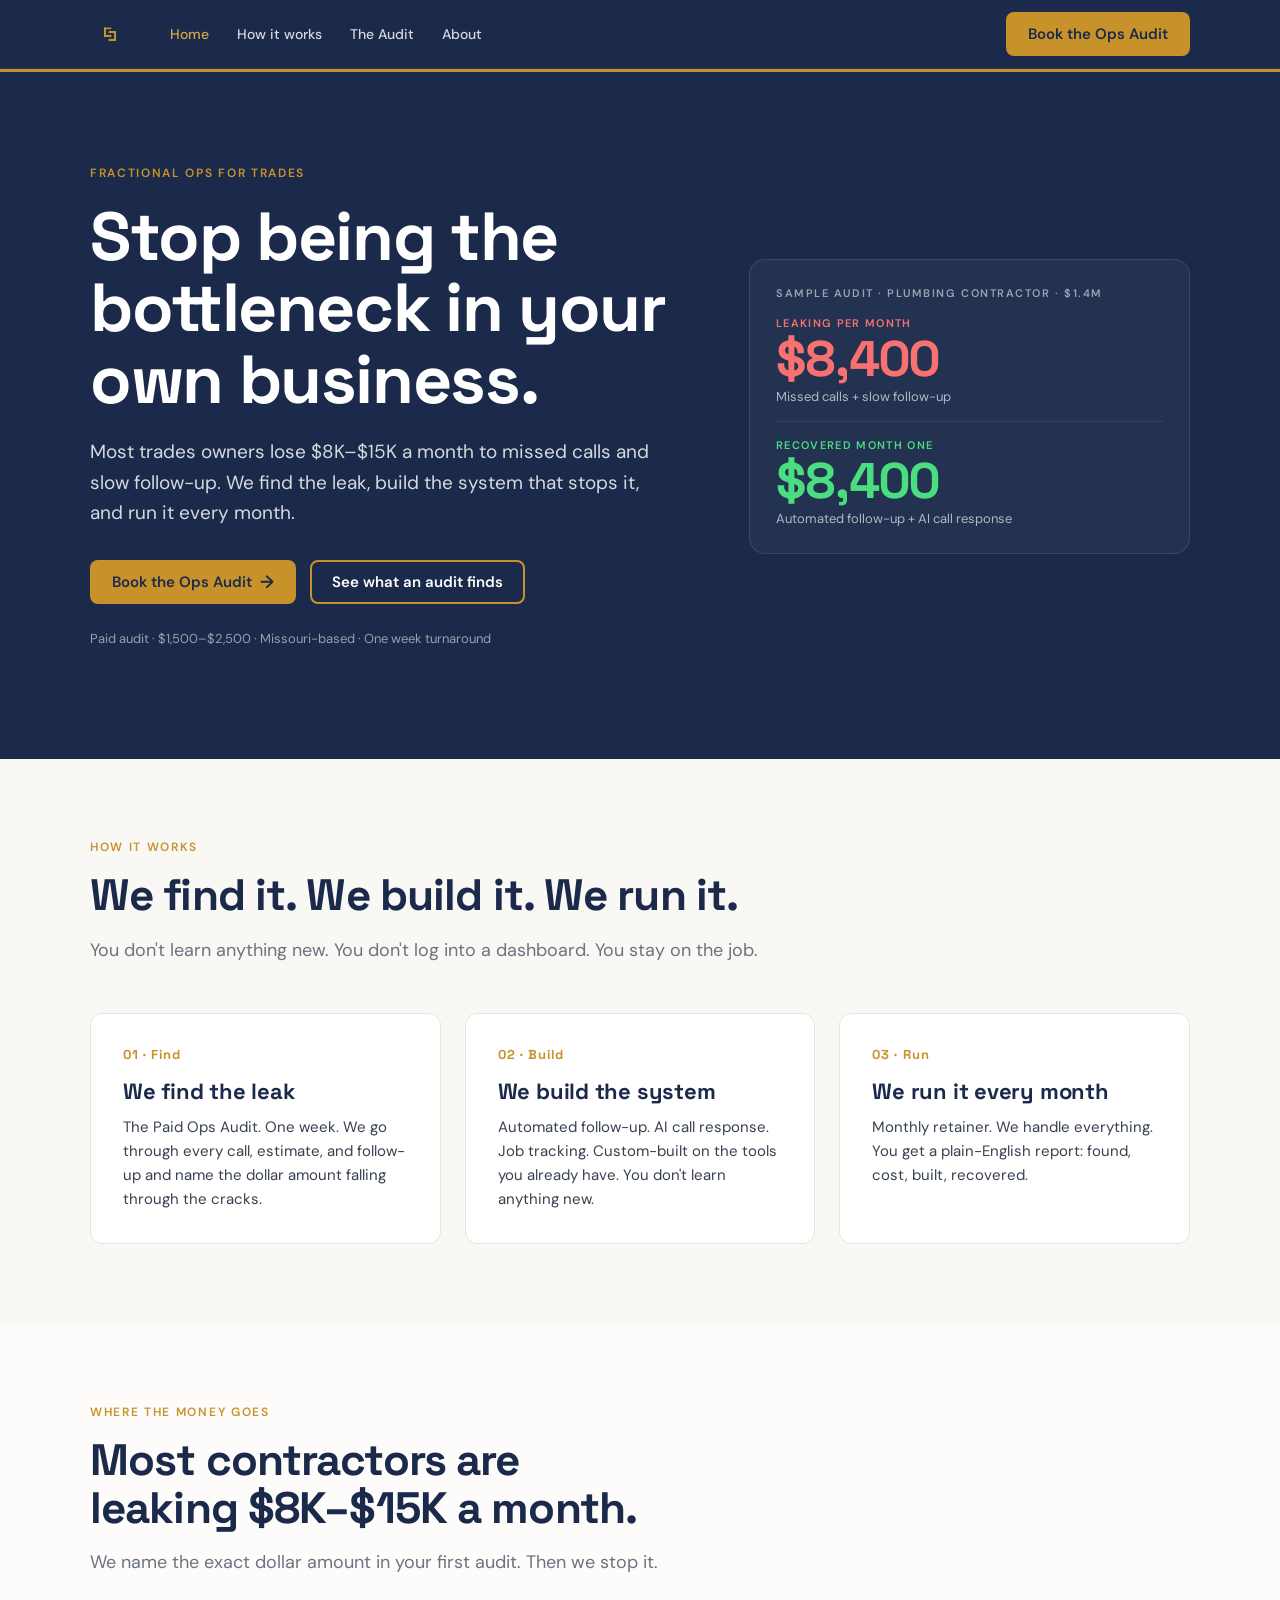
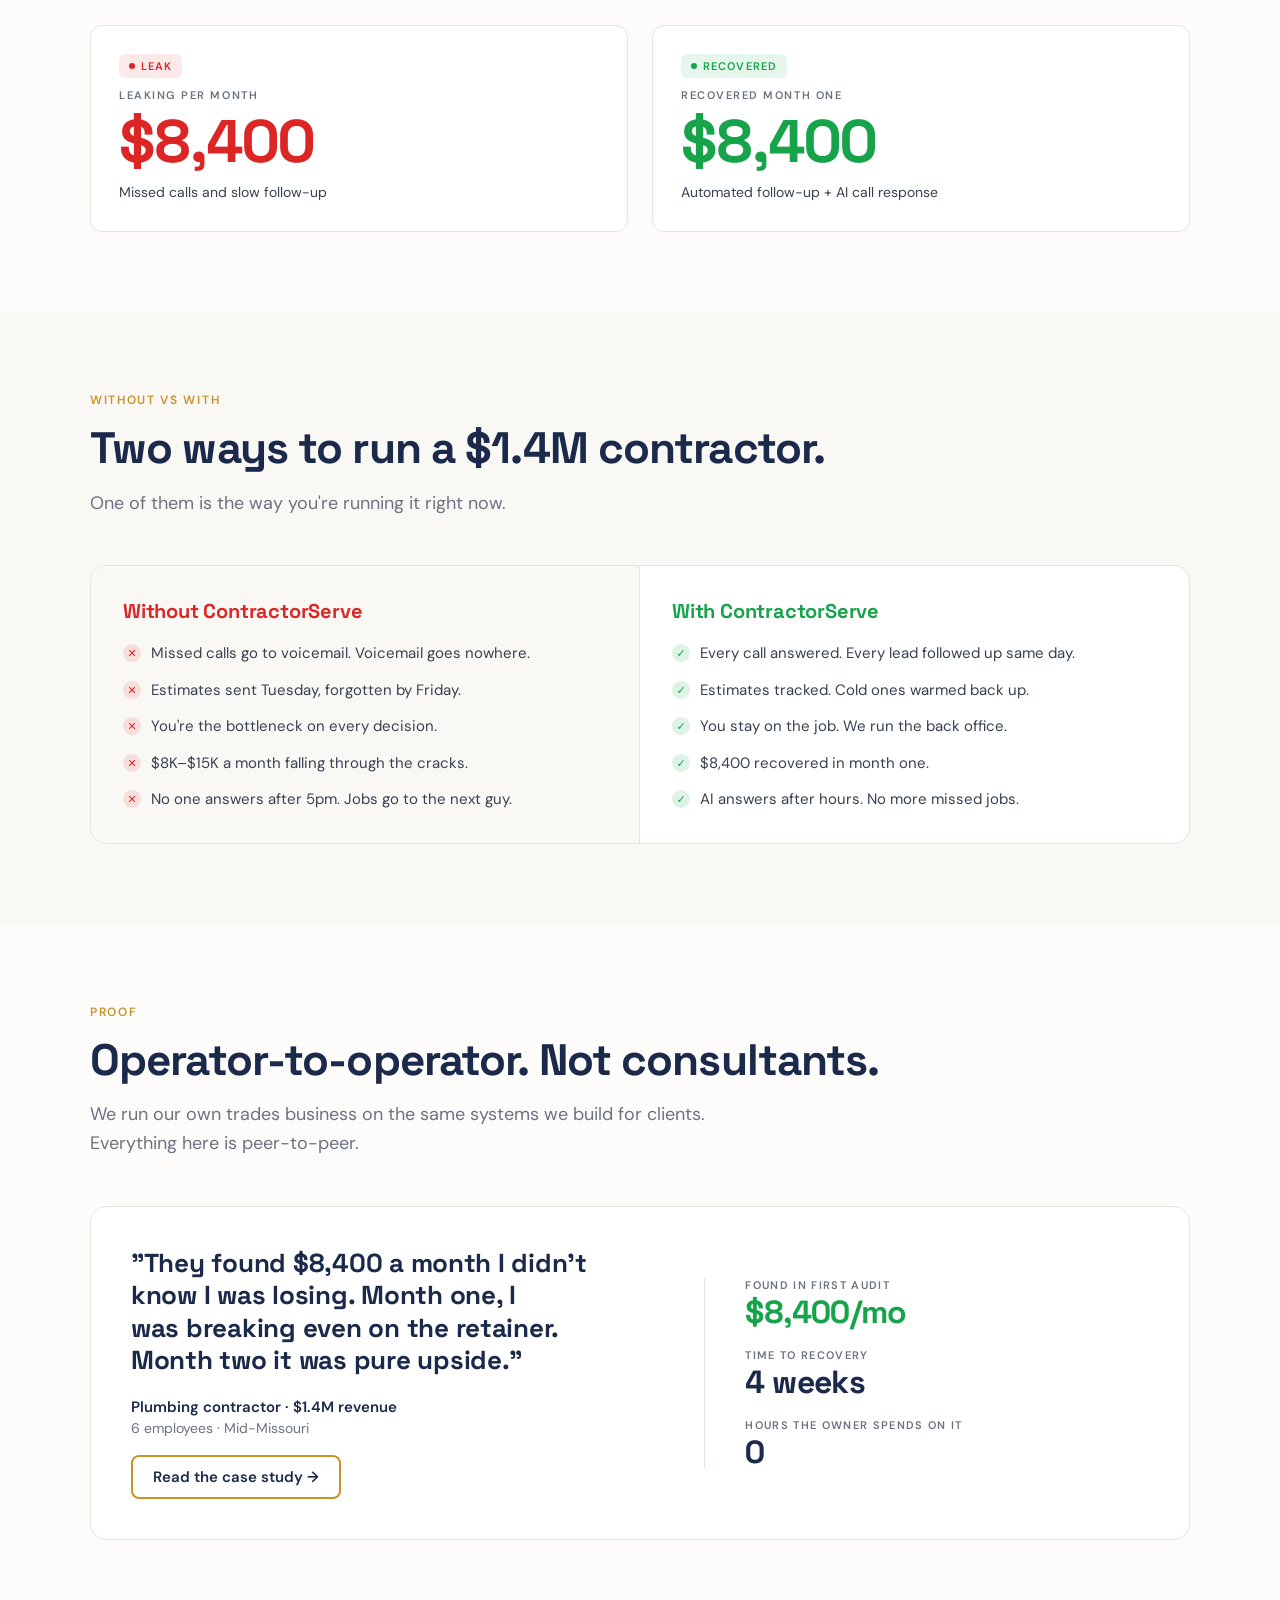
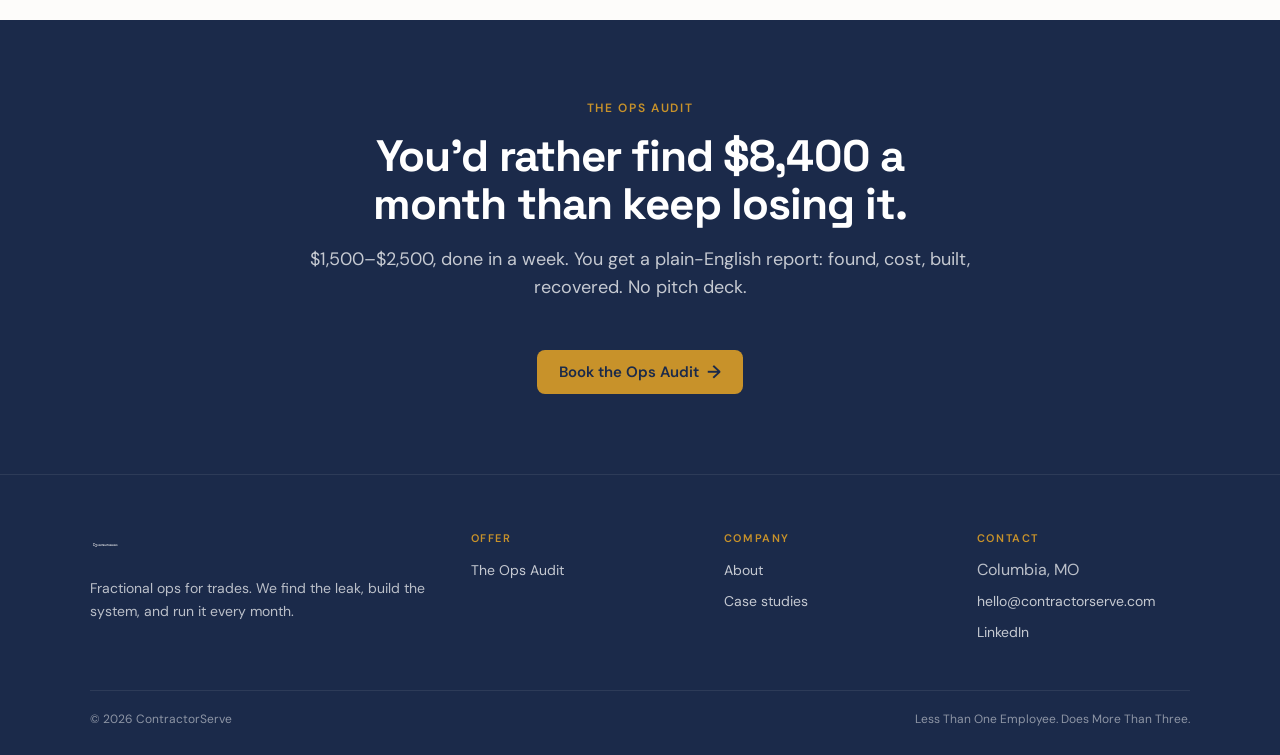
<file: index.html>
<!DOCTYPE html>
<html lang="en">
<head>
<meta charset="UTF-8">
<meta name="viewport" content="width=device-width, initial-scale=1">

<title>ContractorServe — Fractional ops for trades</title>
<meta name="description" content="Most trades owners lose $8K–$15K a month to missed calls and slow follow-up. We find the leak, build the system that stops it, and run it every month.">
<link rel="canonical" href="https://contractorserve.com/">

<link rel="icon" type="image/svg+xml" href="/assets/logo-icon-gold.svg">
<link rel="apple-touch-icon" href="/assets/logo-icon-gold.png">

<meta property="og:type" content="website">
<meta property="og:title" content="ContractorServe — Fractional ops for trades">
<meta property="og:description" content="Most trades owners lose $8K–$15K a month to missed calls and slow follow-up. We find the leak, build the system that stops it, and run it every month.">
<meta property="og:url" content="https://contractorserve.com/">
<meta property="og:image" content="https://contractorserve.com/assets/og-default.png">
<meta property="og:site_name" content="ContractorServe">

<meta name="twitter:card" content="summary_large_image">
<meta name="twitter:title" content="ContractorServe — Fractional ops for trades">
<meta name="twitter:description" content="Most trades owners lose $8K–$15K a month to missed calls and slow follow-up. We find the leak, build the system that stops it, and run it every month.">
<meta name="twitter:image" content="https://contractorserve.com/assets/og-default.png">

<meta name="theme-color" content="#1B2A4A">

<link rel="stylesheet" href="/colors_and_type.css">
<link rel="stylesheet" href="/_shared.css">
<style>
  /* Homepage-specific styles (shared primitives live in _shared.css) */

  .hero__grid { max-width: 1100px; margin: 0 auto; display: grid; grid-template-columns: 1.35fr 1fr; gap: 64px; align-items: center; }
  .hero h1 { font-family: var(--font-display); font-weight: 700; font-size: clamp(40px, 5.4vw, 68px); line-height: 1.05; letter-spacing: -0.02em; margin: 0 0 22px; text-wrap: balance; }
  .hero p.lede { font-size: 19px; line-height: 1.6; color: rgba(255,255,255,0.82); margin: 0 0 32px; max-width: 560px; }
  .hero__ctas { display: flex; gap: 14px; flex-wrap: wrap; }
  .hero__foot { margin-top: 26px; font-size: 13px; color: rgba(255,255,255,0.55); }

  .auditcard { background: rgba(255,255,255,0.04); border: 1px solid rgba(255,255,255,0.1); border-radius: 16px; padding: 26px; }
  .auditcard__label { font-size: 11px; font-weight: 600; letter-spacing: 0.14em; text-transform: uppercase; color: rgba(255,255,255,0.55); margin-bottom: 16px; }
  .auditcard__row { display: grid; gap: 16px; }
  .auditcard__row + .auditcard__row { margin-top: 16px; padding-top: 16px; border-top: 1px solid rgba(255,255,255,0.08); }
  .metric__lbl { font-size: 11px; font-weight: 600; letter-spacing: 0.12em; text-transform: uppercase; margin-bottom: 4px; }
  .metric__amt { font-family: var(--font-display); font-weight: 700; font-size: 50px; line-height: 1; letter-spacing: -0.02em; font-variant-numeric: tabular-nums; }
  .metric__sub { font-size: 13px; color: rgba(255,255,255,0.65); margin-top: 4px; }
  .leak-fg { color: #F87171; }
  .rec-fg { color: #4ADE80; }

  .three { display: grid; grid-template-columns: repeat(3, 1fr); gap: 24px; }
  .stepcard { background: #fff; border: 1px solid var(--cs-stone); border-radius: 12px; padding: 32px; transition: box-shadow 180ms ease; }
  .stepcard:hover { box-shadow: 0 4px 12px rgba(27,42,74,0.08); }
  .stepcard__num { font-family: var(--font-display); font-weight: 700; font-size: 13px; letter-spacing: 0.08em; color: var(--cs-gold); margin-bottom: 14px; }
  .stepcard__title { font-family: var(--font-display); font-weight: 700; font-size: 22px; letter-spacing: -0.01em; color: var(--cs-navy); margin: 0 0 10px; }
  .stepcard__desc { font-size: 15px; line-height: 1.6; color: var(--cs-text-dark); margin: 0; }

  .two { display: grid; grid-template-columns: 1fr 1fr; gap: 24px; }
  .callout { background: #fff; border: 1px solid var(--cs-stone); border-radius: 12px; padding: 28px; display: flex; flex-direction: column; gap: 10px; }
  .callout__tag { display: inline-flex; align-items: center; gap: 6px; font-size: 11px; font-weight: 600; letter-spacing: 0.1em; text-transform: uppercase; padding: 5px 10px; border-radius: 6px; width: fit-content; }
  .callout__tag .dot { width: 6px; height: 6px; border-radius: 50%; }
  .callout--leak .callout__tag { background: rgba(220,38,38,0.1); color: #DC2626; }
  .callout--leak .callout__tag .dot { background: #DC2626; }
  .callout--rec .callout__tag { background: rgba(22,163,74,0.1); color: #16A34A; }
  .callout--rec .callout__tag .dot { background: #16A34A; }
  .callout__lbl { font-size: 11px; font-weight: 600; letter-spacing: 0.14em; text-transform: uppercase; color: var(--cs-text-light); }
  .callout__amt { font-family: var(--font-display); font-weight: 700; font-size: 60px; line-height: 1; letter-spacing: -0.02em; font-variant-numeric: tabular-nums; }
  .callout--leak .callout__amt { color: #DC2626; }
  .callout--rec .callout__amt { color: #16A34A; }
  .callout__cause { font-size: 14px; color: var(--cs-text-dark); line-height: 1.5; }

  .compare { display: grid; grid-template-columns: 1fr 1fr; gap: 0; border: 1px solid var(--cs-stone); border-radius: 16px; overflow: hidden; background: #fff; }
  .compare__col { padding: 32px; }
  .compare__col--bad { background: var(--cs-cream); border-right: 1px solid var(--cs-stone); }
  .compare__head { font-family: var(--font-display); font-weight: 700; font-size: 20px; letter-spacing: -0.01em; margin: 0 0 18px; display: flex; align-items: center; gap: 10px; }
  .compare__head--bad { color: #DC2626; }
  .compare__head--good { color: #16A34A; }
  .compare__list { list-style: none; padding: 0; margin: 0; display: grid; gap: 14px; }
  .compare__list li { display: flex; gap: 10px; align-items: flex-start; font-size: 15px; line-height: 1.5; }
  .tick { flex-shrink: 0; width: 18px; height: 18px; border-radius: 50%; display: inline-flex; align-items: center; justify-content: center; font-size: 11px; font-weight: 700; margin-top: 2px; }
  .tick--bad { background: rgba(220,38,38,0.12); color: #DC2626; }
  .tick--good { background: rgba(22,163,74,0.14); color: #16A34A; }

  .proof { background: #fff; border: 1px solid var(--cs-stone); border-radius: 16px; padding: 40px; display: grid; grid-template-columns: 1.2fr 1fr; gap: 40px; align-items: center; }
  .proof__quote { font-family: var(--font-display); font-weight: 700; font-size: 26px; line-height: 1.25; letter-spacing: -0.01em; color: var(--cs-navy); margin: 0 0 20px; text-wrap: balance; }
  .proof__attr { font-size: 14px; color: var(--cs-text-light); }
  .proof__attr strong { color: var(--cs-navy); font-weight: 600; display: block; font-size: 15px; margin-bottom: 2px; }
  .proof__stats { display: grid; gap: 20px; padding-left: 40px; border-left: 1px solid var(--cs-stone); }
  .proof__stat__lbl { font-size: 11px; font-weight: 600; letter-spacing: 0.12em; text-transform: uppercase; color: var(--cs-text-light); margin-bottom: 4px; }
  .proof__stat__val { font-family: var(--font-display); font-weight: 700; font-size: 32px; line-height: 1; letter-spacing: -0.02em; color: var(--cs-navy); font-variant-numeric: tabular-nums; }
  .proof__stat__val.rec { color: #16A34A; }

  .finalcta { text-align: center; }
  .finalcta .sec-overline { text-align: center; }
  .finalcta .sec-title { margin-left: auto; margin-right: auto; max-width: 780px; }
  .finalcta .sec-sub { margin-left: auto; margin-right: auto; text-align: center; }
  .finalcta__ctas { display: inline-flex; gap: 14px; }

  @media (max-width: 900px) {
    .hero__grid, .three, .two, .compare, .proof { grid-template-columns: 1fr; }
    .proof__stats { padding-left: 0; border-left: none; border-top: 1px solid var(--cs-stone); padding-top: 24px; }
    .compare__col--bad { border-right: none; border-bottom: 1px solid var(--cs-stone); }
  }
</style>
</head>
<body>

<div id="nav-slot"></div>

<section class="hero" id="home">
  <div class="hero__grid">
    <div>
      <div class="overline">Fractional ops for trades</div>
      <h1>Stop being the bottleneck in your own business.</h1>
      <p class="lede">Most trades owners lose $8K–$15K a month to missed calls and slow follow-up. We find the leak, build the system that stops it, and run it every month.</p>
      <div class="hero__ctas">
        <button class="btn btn--primary" onclick="book()">Book the Ops Audit <span style="font-size:18px;line-height:1">→</span></button>
        <a class="btn btn--secondary-light" href="#leaks">See what an audit finds</a>
      </div>
      <div class="hero__foot">Paid audit · $1,500–$2,500 · Missouri-based · One week turnaround</div>
    </div>

    <div class="auditcard">
      <div class="auditcard__label">Sample audit · plumbing contractor · $1.4M</div>
      <div class="auditcard__row">
        <div>
          <div class="metric__lbl leak-fg">Leaking per month</div>
          <div class="metric__amt leak-fg">$8,400</div>
          <div class="metric__sub">Missed calls + slow follow-up</div>
        </div>
      </div>
      <div class="auditcard__row">
        <div>
          <div class="metric__lbl rec-fg">Recovered month one</div>
          <div class="metric__amt rec-fg">$8,400</div>
          <div class="metric__sub">Automated follow-up + AI call response</div>
        </div>
      </div>
    </div>
  </div>
</section>

<section class="sec sec--cream" id="how-it-works">
  <div class="container">
    <div class="sec-overline">How it works</div>
    <h2 class="sec-title">We find it. We build it. We run it.</h2>
    <p class="sec-sub">You don't learn anything new. You don't log into a dashboard. You stay on the job.</p>
    <div class="three">
      <div class="stepcard">
        <div class="stepcard__num">01 · Find</div>
        <h3 class="stepcard__title">We find the leak</h3>
        <p class="stepcard__desc">The Paid Ops Audit. One week. We go through every call, estimate, and follow-up and name the dollar amount falling through the cracks.</p>
      </div>
      <div class="stepcard">
        <div class="stepcard__num">02 · Build</div>
        <h3 class="stepcard__title">We build the system</h3>
        <p class="stepcard__desc">Automated follow-up. AI call response. Job tracking. Custom-built on the tools you already have. You don't learn anything new.</p>
      </div>
      <div class="stepcard">
        <div class="stepcard__num">03 · Run</div>
        <h3 class="stepcard__title">We run it every month</h3>
        <p class="stepcard__desc">Monthly retainer. We handle everything. You get a plain-English report: found, cost, built, recovered.</p>
      </div>
    </div>
  </div>
</section>

<section class="sec" id="leaks">
  <div class="container">
    <div class="sec-overline">Where the money goes</div>
    <h2 class="sec-title">Most contractors are leaking $8K–$15K a month.</h2>
    <p class="sec-sub">We name the exact dollar amount in your first audit. Then we stop it.</p>
    <div class="two">
      <div class="callout callout--leak">
        <div class="callout__tag"><span class="dot"></span>Leak</div>
        <div class="callout__lbl">Leaking per month</div>
        <div class="callout__amt">$8,400</div>
        <div class="callout__cause">Missed calls and slow follow-up</div>
      </div>
      <div class="callout callout--rec">
        <div class="callout__tag"><span class="dot"></span>Recovered</div>
        <div class="callout__lbl">Recovered month one</div>
        <div class="callout__amt">$8,400</div>
        <div class="callout__cause">Automated follow-up + AI call response</div>
      </div>
    </div>
  </div>
</section>

<section class="sec sec--cream">
  <div class="container">
    <div class="sec-overline">Without vs with</div>
    <h2 class="sec-title">Two ways to run a $1.4M contractor.</h2>
    <p class="sec-sub">One of them is the way you're running it right now.</p>
    <div class="compare">
      <div class="compare__col compare__col--bad">
        <h3 class="compare__head compare__head--bad">Without ContractorServe</h3>
        <ul class="compare__list">
          <li><span class="tick tick--bad">✕</span>Missed calls go to voicemail. Voicemail goes nowhere.</li>
          <li><span class="tick tick--bad">✕</span>Estimates sent Tuesday, forgotten by Friday.</li>
          <li><span class="tick tick--bad">✕</span>You're the bottleneck on every decision.</li>
          <li><span class="tick tick--bad">✕</span>$8K–$15K a month falling through the cracks.</li>
          <li><span class="tick tick--bad">✕</span>No one answers after 5pm. Jobs go to the next guy.</li>
        </ul>
      </div>
      <div class="compare__col">
        <h3 class="compare__head compare__head--good">With ContractorServe</h3>
        <ul class="compare__list">
          <li><span class="tick tick--good">✓</span>Every call answered. Every lead followed up same day.</li>
          <li><span class="tick tick--good">✓</span>Estimates tracked. Cold ones warmed back up.</li>
          <li><span class="tick tick--good">✓</span>You stay on the job. We run the back office.</li>
          <li><span class="tick tick--good">✓</span>$8,400 recovered in month one.</li>
          <li><span class="tick tick--good">✓</span>AI answers after hours. No more missed jobs.</li>
        </ul>
      </div>
    </div>
  </div>
</section>

<section class="sec">
  <div class="container">
    <div class="sec-overline">Proof</div>
    <h2 class="sec-title">Operator-to-operator. Not consultants.</h2>
    <p class="sec-sub">We run our own trades business on the same systems we build for clients. Everything here is peer-to-peer.</p>
    <div class="proof">
      <div>
        <p class="proof__quote">"They found $8,400 a month I didn't know I was losing. Month one, I was breaking even on the retainer. Month two it was pure upside."</p>
        <div class="proof__attr">
          <strong>Plumbing contractor · $1.4M revenue</strong>
          6 employees · Mid-Missouri
        </div>
        <div style="margin-top:18px"><a class="btn btn--secondary" href="/case-studies/mid-missouri-plumbing.html">Read the case study →</a></div>
      </div>
      <div class="proof__stats">
        <div>
          <div class="proof__stat__lbl">Found in first audit</div>
          <div class="proof__stat__val rec">$8,400/mo</div>
        </div>
        <div>
          <div class="proof__stat__lbl">Time to recovery</div>
          <div class="proof__stat__val">4 weeks</div>
        </div>
        <div>
          <div class="proof__stat__lbl">Hours the owner spends on it</div>
          <div class="proof__stat__val">0</div>
        </div>
      </div>
    </div>
  </div>
</section>

<section class="sec sec--navy finalcta" id="book">
  <div class="container">
    <div class="sec-overline">The Ops Audit</div>
    <h2 class="sec-title">You'd rather find $8,400 a month than keep losing it.</h2>
    <p class="sec-sub">$1,500–$2,500, done in a week. You get a plain-English report: found, cost, built, recovered. No pitch deck.</p>
    <div class="finalcta__ctas">
      <button class="btn btn--primary" onclick="book()">Book the Ops Audit <span style="font-size:18px;line-height:1">→</span></button>
    </div>
  </div>
</section>

<div id="footer-slot"></div>

<script src="/_chrome.js"></script>
<script>renderChrome('home');</script>

</body>
</html>
</file>
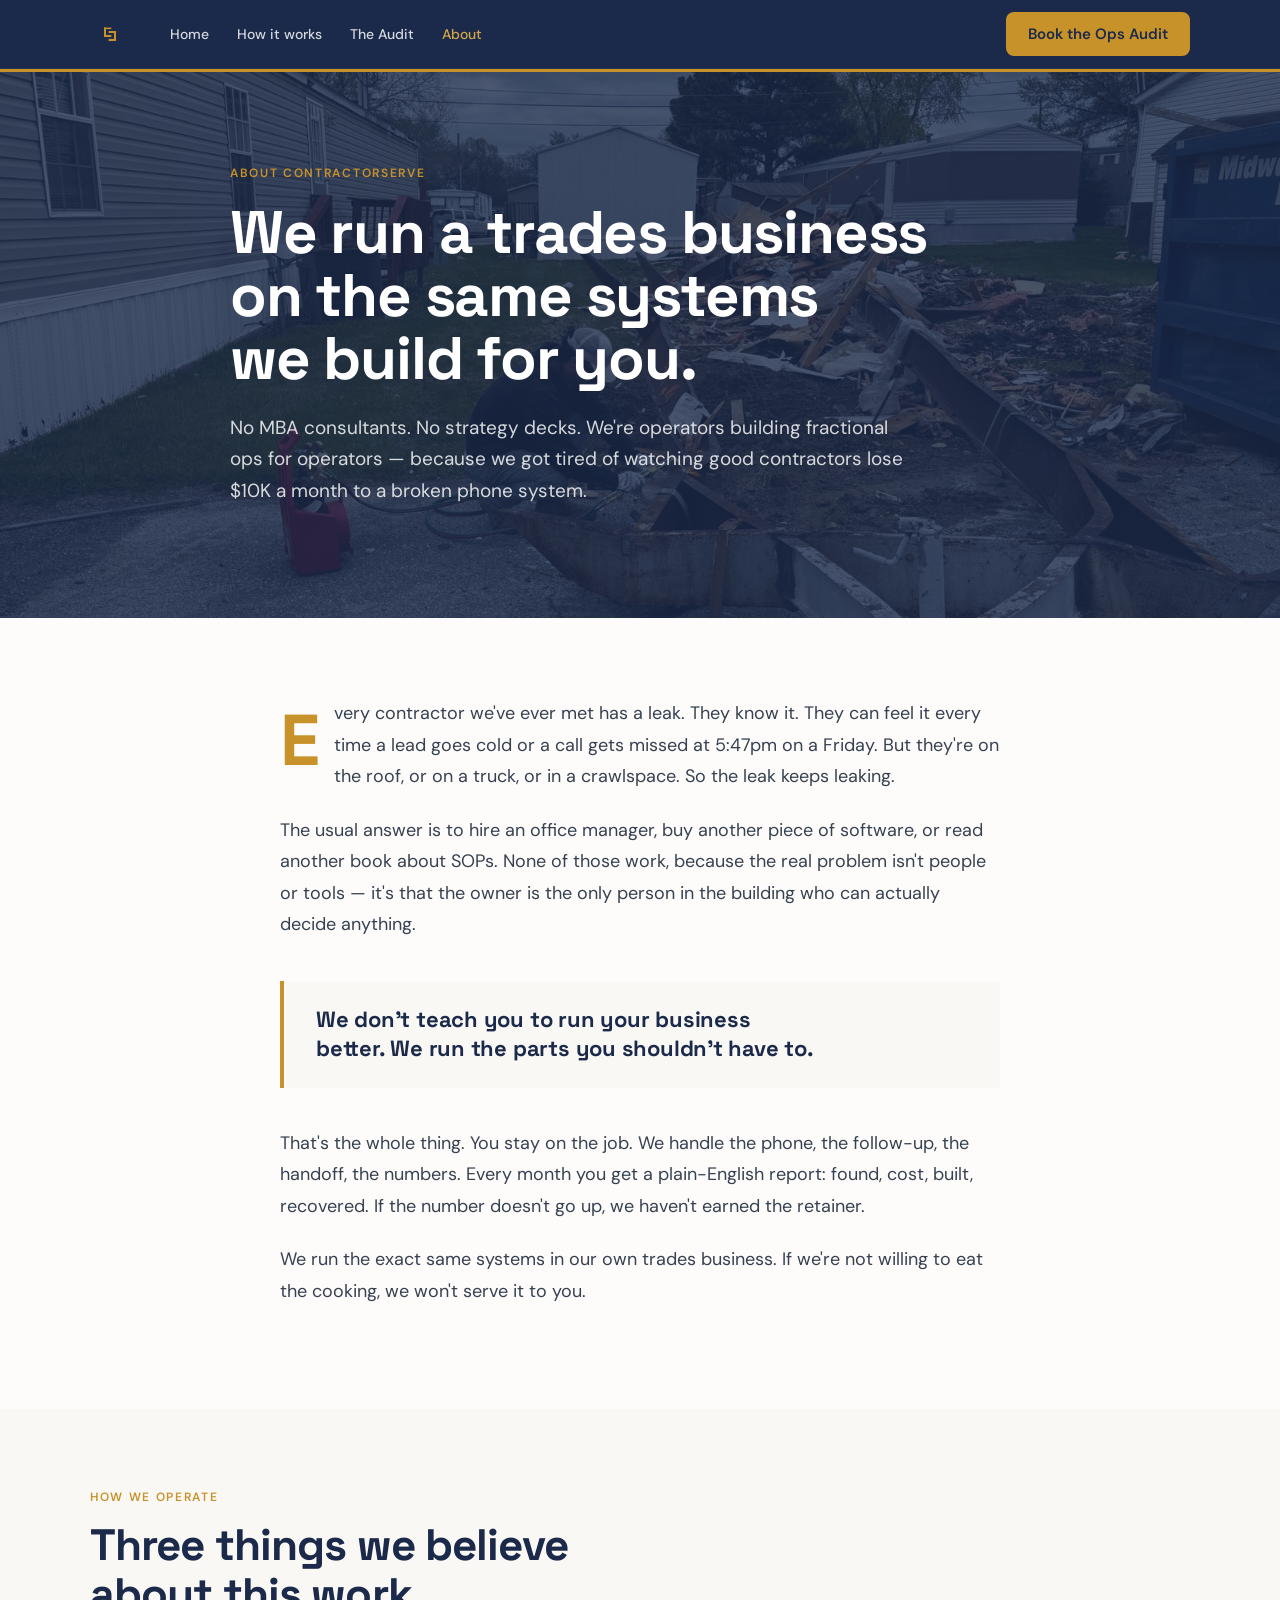
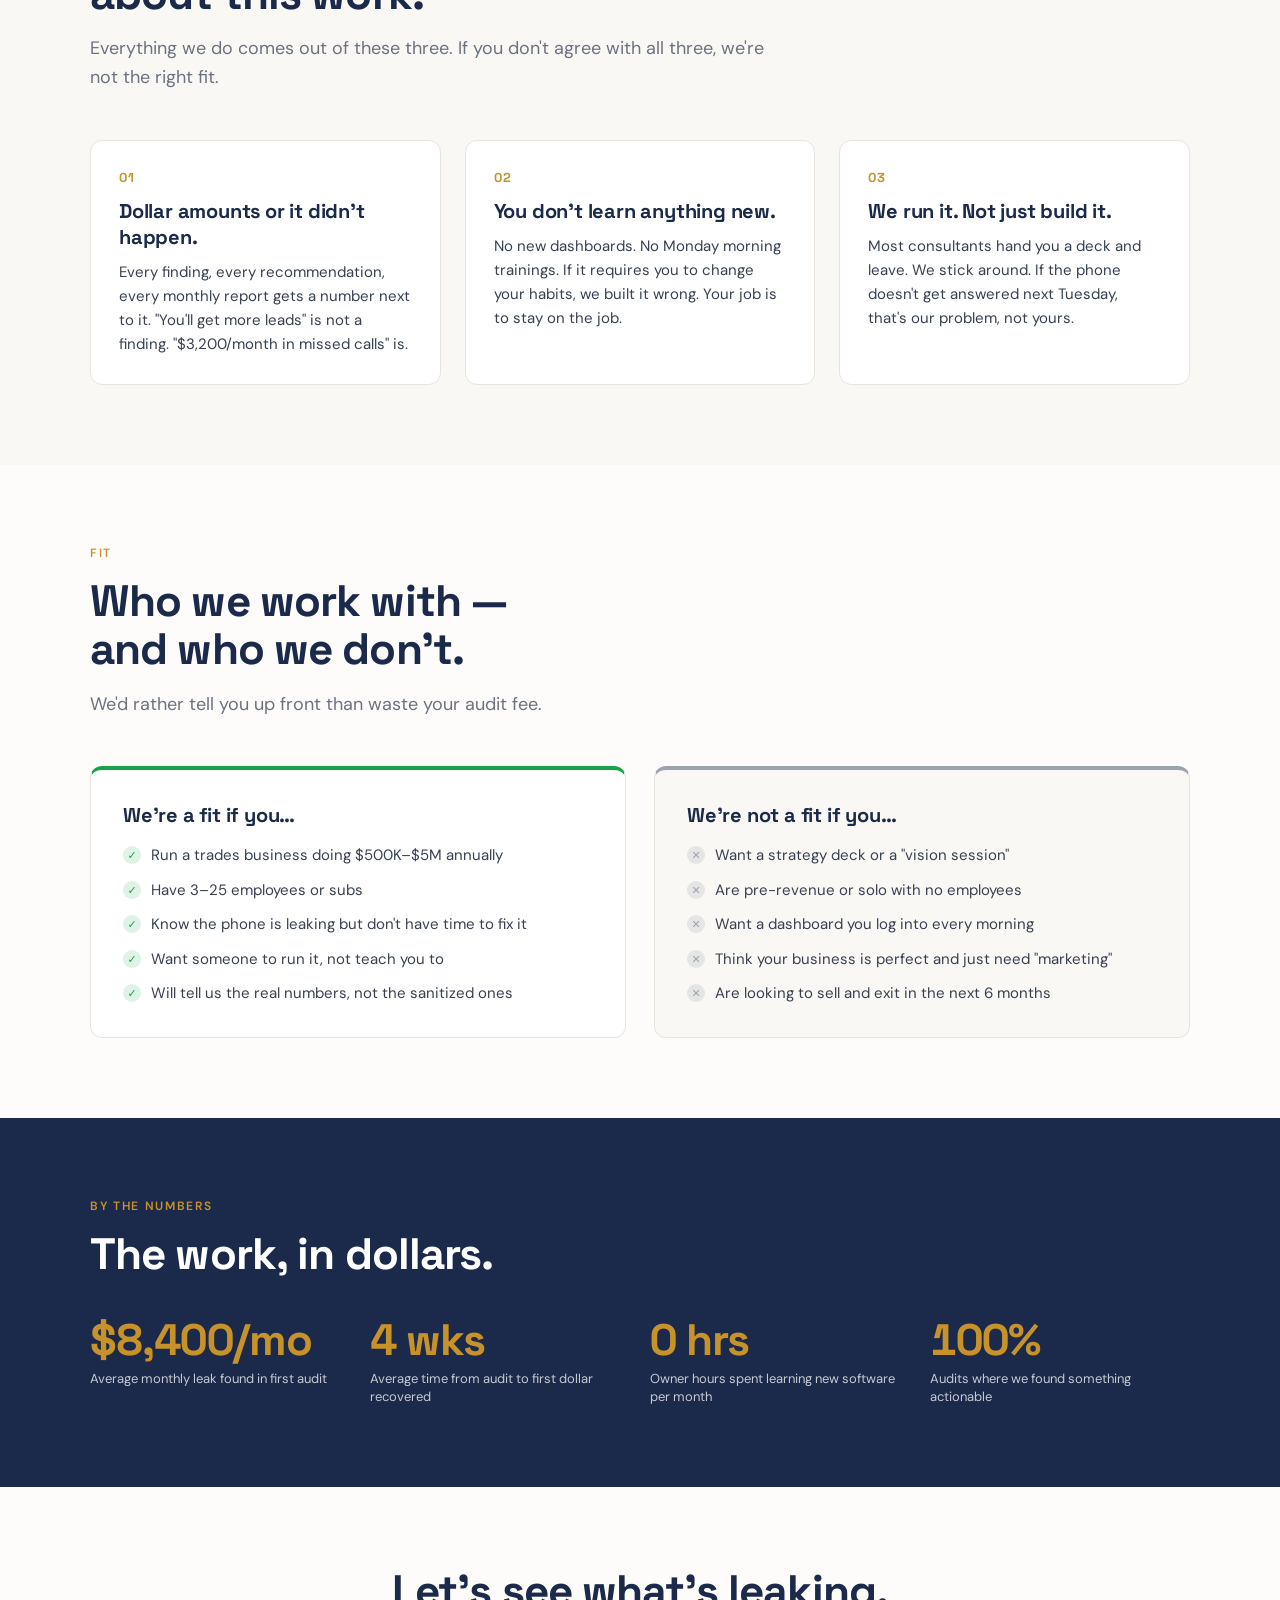
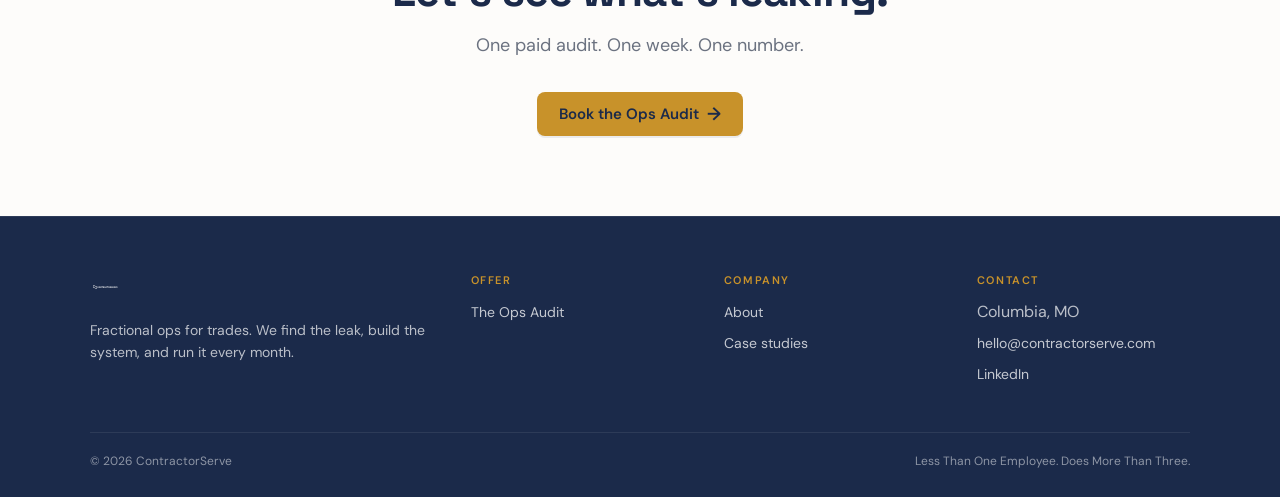
<file: about.html>
<!DOCTYPE html>
<html lang="en">
<head>
<meta charset="UTF-8">
<meta name="viewport" content="width=device-width, initial-scale=1">

<title>About — ContractorServe</title>
<meta name="description" content="Operators building fractional ops for operators. We run a trades business on the same systems we build for clients.">
<link rel="canonical" href="https://contractorserve.com/about.html">

<link rel="icon" type="image/svg+xml" href="/assets/logo-icon-gold.svg">
<link rel="apple-touch-icon" href="/assets/logo-icon-gold.png">

<meta property="og:type" content="website">
<meta property="og:title" content="About — ContractorServe">
<meta property="og:description" content="Operators building fractional ops for operators. We run a trades business on the same systems we build for clients.">
<meta property="og:url" content="https://contractorserve.com/about.html">
<meta property="og:image" content="https://contractorserve.com/assets/og-default.png">
<meta property="og:site_name" content="ContractorServe">

<meta name="twitter:card" content="summary_large_image">
<meta name="twitter:title" content="About — ContractorServe">
<meta name="twitter:description" content="Operators building fractional ops for operators. We run a trades business on the same systems we build for clients.">
<meta name="twitter:image" content="https://contractorserve.com/assets/og-default.png">

<meta name="theme-color" content="#1B2A4A">

<link rel="stylesheet" href="/colors_and_type.css">
<link rel="stylesheet" href="/_shared.css">
<style>
  /* Scrim: real job-site photo behind a navy tint. Hero has room to breathe on this page. */
  .about-hero {
    background-image:
      linear-gradient(rgba(27, 42, 74, 0.78), rgba(27, 42, 74, 0.82)),
      url('/assets/hero-worker.jpg');
    background-size: cover, cover;
    background-position: center, center 35%;
    background-repeat: no-repeat, no-repeat;
  }
  .about-hero__inner { max-width: 820px; margin: 0 auto; position: relative; z-index: 1; }
  .about-hero h1 { font-family: var(--font-display); font-weight: 700; font-size: clamp(40px, 5.2vw, 60px); line-height: 1.05; letter-spacing: -0.02em; margin: 0 0 22px; color: #fff; text-wrap: balance; }
  .about-hero p.lede { font-size: 19px; line-height: 1.65; color: rgba(255,255,255,0.82); margin: 0; max-width: 680px; }

  .manifesto { max-width: 720px; margin: 0 auto; }
  .manifesto p { font-size: 18px; line-height: 1.75; color: var(--cs-text-dark); margin: 0 0 22px; }
  .manifesto p:first-of-type::first-letter { font-family: var(--font-display); font-weight: 700; font-size: 72px; line-height: 1; float: left; color: var(--cs-gold); margin: 6px 14px 0 0; }
  .manifesto blockquote { margin: 40px 0; padding: 24px 32px; border-left: 4px solid var(--cs-gold); background: var(--cs-cream); font-family: var(--font-display); font-weight: 700; font-size: 22px; line-height: 1.35; letter-spacing: -0.01em; color: var(--cs-navy); text-wrap: balance; }

  .principles { display: grid; grid-template-columns: repeat(3, 1fr); gap: 24px; }
  .principle { background: #fff; border: 1px solid var(--cs-stone); border-radius: 12px; padding: 28px; }
  .principle__num { font-family: var(--font-display); font-weight: 700; font-size: 13px; letter-spacing: 0.08em; color: var(--cs-gold); margin-bottom: 12px; }
  .principle__title { font-family: var(--font-display); font-weight: 700; font-size: 20px; color: var(--cs-navy); margin: 0 0 10px; letter-spacing: -0.01em; }
  .principle__desc { font-size: 15px; line-height: 1.6; color: var(--cs-text-dark); margin: 0; }

  .who { display: grid; grid-template-columns: 1fr 1fr; gap: 28px; }
  .who__col { background: #fff; border-radius: 12px; padding: 32px; border: 1px solid var(--cs-stone); }
  .who__col--yes { border-top: 4px solid var(--cs-success); }
  .who__col--no  { border-top: 4px solid var(--cs-text-muted); background: var(--cs-cream); }
  .who__head { font-family: var(--font-display); font-weight: 700; font-size: 20px; color: var(--cs-navy); margin: 0 0 16px; letter-spacing: -0.01em; }
  .who ul { list-style: none; padding: 0; margin: 0; display: grid; gap: 12px; }
  .who li { font-size: 15px; line-height: 1.5; display: flex; gap: 10px; align-items: flex-start; }
  .who .mark { flex-shrink: 0; width: 18px; height: 18px; border-radius: 50%; display: inline-flex; align-items: center; justify-content: center; font-size: 11px; font-weight: 700; margin-top: 2px; }
  .who__col--yes .mark { background: rgba(22,163,74,0.14); color: var(--cs-success); }
  .who__col--no  .mark { background: rgba(156,163,175,0.22); color: var(--cs-text-muted); }

  .stats { display: grid; grid-template-columns: repeat(4, 1fr); gap: 20px; }
  .stat { text-align: left; }
  .stat__val { font-family: var(--font-display); font-weight: 700; font-size: 44px; line-height: 1; letter-spacing: -0.02em; color: var(--cs-gold); font-variant-numeric: tabular-nums; margin-bottom: 8px; }
  .stat__lbl { font-size: 13px; color: rgba(255,255,255,0.75); line-height: 1.4; }

  @media (max-width: 900px) {
    .principles, .who, .stats { grid-template-columns: 1fr; }
  }
</style>
</head>
<body>

<div id="nav-slot"></div>

<section class="hero about-hero">
  <div class="about-hero__inner">
    <div class="overline">About ContractorServe</div>
    <h1>We run a trades business on the same systems we build for you.</h1>
    <p class="lede">No MBA consultants. No strategy decks. We're operators building fractional ops for operators — because we got tired of watching good contractors lose $10K a month to a broken phone system.</p>
  </div>
</section>

<section class="sec">
  <div class="container">
    <div class="manifesto">
      <p>Every contractor we've ever met has a leak. They know it. They can feel it every time a lead goes cold or a call gets missed at 5:47pm on a Friday. But they're on the roof, or on a truck, or in a crawlspace. So the leak keeps leaking.</p>
      <p>The usual answer is to hire an office manager, buy another piece of software, or read another book about SOPs. None of those work, because the real problem isn't people or tools — it's that the owner is the only person in the building who can actually decide anything.</p>
      <blockquote>We don't teach you to run your business better. We run the parts you shouldn't have to.</blockquote>
      <p>That's the whole thing. You stay on the job. We handle the phone, the follow-up, the handoff, the numbers. Every month you get a plain-English report: found, cost, built, recovered. If the number doesn't go up, we haven't earned the retainer.</p>
      <p>We run the exact same systems in our own trades business. If we're not willing to eat the cooking, we won't serve it to you.</p>
    </div>
  </div>
</section>

<section class="sec sec--cream">
  <div class="container">
    <div class="sec-overline">How we operate</div>
    <h2 class="sec-title">Three things we believe about this work.</h2>
    <p class="sec-sub">Everything we do comes out of these three. If you don't agree with all three, we're not the right fit.</p>
    <div class="principles">
      <div class="principle">
        <div class="principle__num">01</div>
        <h3 class="principle__title">Dollar amounts or it didn't happen.</h3>
        <p class="principle__desc">Every finding, every recommendation, every monthly report gets a number next to it. "You'll get more leads" is not a finding. "$3,200/month in missed calls" is.</p>
      </div>
      <div class="principle">
        <div class="principle__num">02</div>
        <h3 class="principle__title">You don't learn anything new.</h3>
        <p class="principle__desc">No new dashboards. No Monday morning trainings. If it requires you to change your habits, we built it wrong. Your job is to stay on the job.</p>
      </div>
      <div class="principle">
        <div class="principle__num">03</div>
        <h3 class="principle__title">We run it. Not just build it.</h3>
        <p class="principle__desc">Most consultants hand you a deck and leave. We stick around. If the phone doesn't get answered next Tuesday, that's our problem, not yours.</p>
      </div>
    </div>
  </div>
</section>

<section class="sec">
  <div class="container">
    <div class="sec-overline">Fit</div>
    <h2 class="sec-title">Who we work with — and who we don't.</h2>
    <p class="sec-sub">We'd rather tell you up front than waste your audit fee.</p>
    <div class="who">
      <div class="who__col who__col--yes">
        <h3 class="who__head">We're a fit if you…</h3>
        <ul>
          <li><span class="mark">✓</span>Run a trades business doing $500K–$5M annually</li>
          <li><span class="mark">✓</span>Have 3–25 employees or subs</li>
          <li><span class="mark">✓</span>Know the phone is leaking but don't have time to fix it</li>
          <li><span class="mark">✓</span>Want someone to run it, not teach you to</li>
          <li><span class="mark">✓</span>Will tell us the real numbers, not the sanitized ones</li>
        </ul>
      </div>
      <div class="who__col who__col--no">
        <h3 class="who__head">We're not a fit if you…</h3>
        <ul>
          <li><span class="mark">✕</span>Want a strategy deck or a "vision session"</li>
          <li><span class="mark">✕</span>Are pre-revenue or solo with no employees</li>
          <li><span class="mark">✕</span>Want a dashboard you log into every morning</li>
          <li><span class="mark">✕</span>Think your business is perfect and just need "marketing"</li>
          <li><span class="mark">✕</span>Are looking to sell and exit in the next 6 months</li>
        </ul>
      </div>
    </div>
  </div>
</section>

<section class="sec sec--navy">
  <div class="container">
    <div class="sec-overline" style="color: var(--cs-gold);">By the numbers</div>
    <h2 class="sec-title">The work, in dollars.</h2>
    <div class="stats" style="margin-top: 40px;">
      <div class="stat">
        <div class="stat__val">$8,400/mo</div>
        <div class="stat__lbl">Average monthly leak found in first audit</div>
      </div>
      <div class="stat">
        <div class="stat__val">4 wks</div>
        <div class="stat__lbl">Average time from audit to first dollar recovered</div>
      </div>
      <div class="stat">
        <div class="stat__val">0 hrs</div>
        <div class="stat__lbl">Owner hours spent learning new software per month</div>
      </div>
      <div class="stat">
        <div class="stat__val">100%</div>
        <div class="stat__lbl">Audits where we found something actionable</div>
      </div>
    </div>
  </div>
</section>

<section class="sec">
  <div class="container" style="text-align: center;">
    <h2 class="sec-title" style="margin: 0 auto 16px;">Let's see what's leaking.</h2>
    <p class="sec-sub" style="margin: 0 auto 32px;">One paid audit. One week. One number.</p>
    <button class="btn btn--primary" onclick="book()">Book the Ops Audit <span style="font-size:18px;line-height:1">→</span></button>
  </div>
</section>

<div id="footer-slot"></div>

<script src="/_chrome.js"></script>
<script>renderChrome('about');</script>
</body>
</html>
</file>
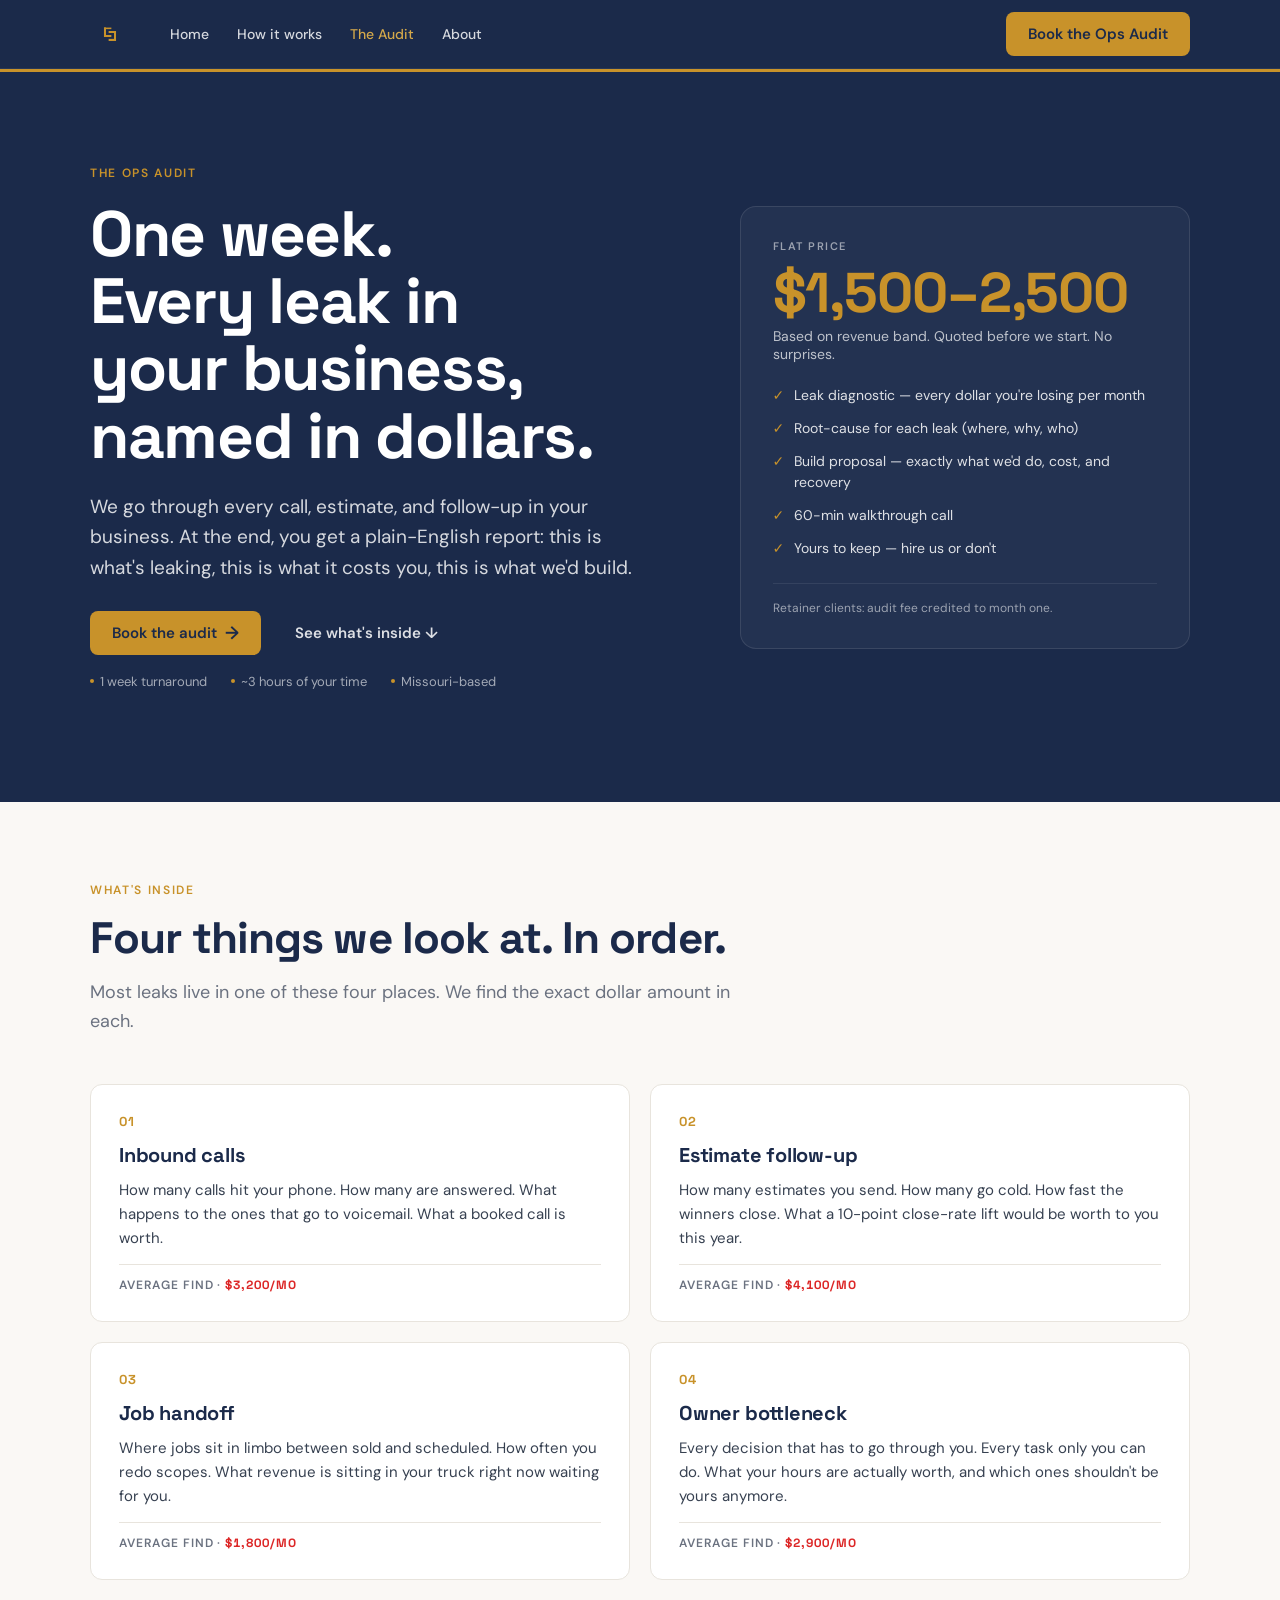
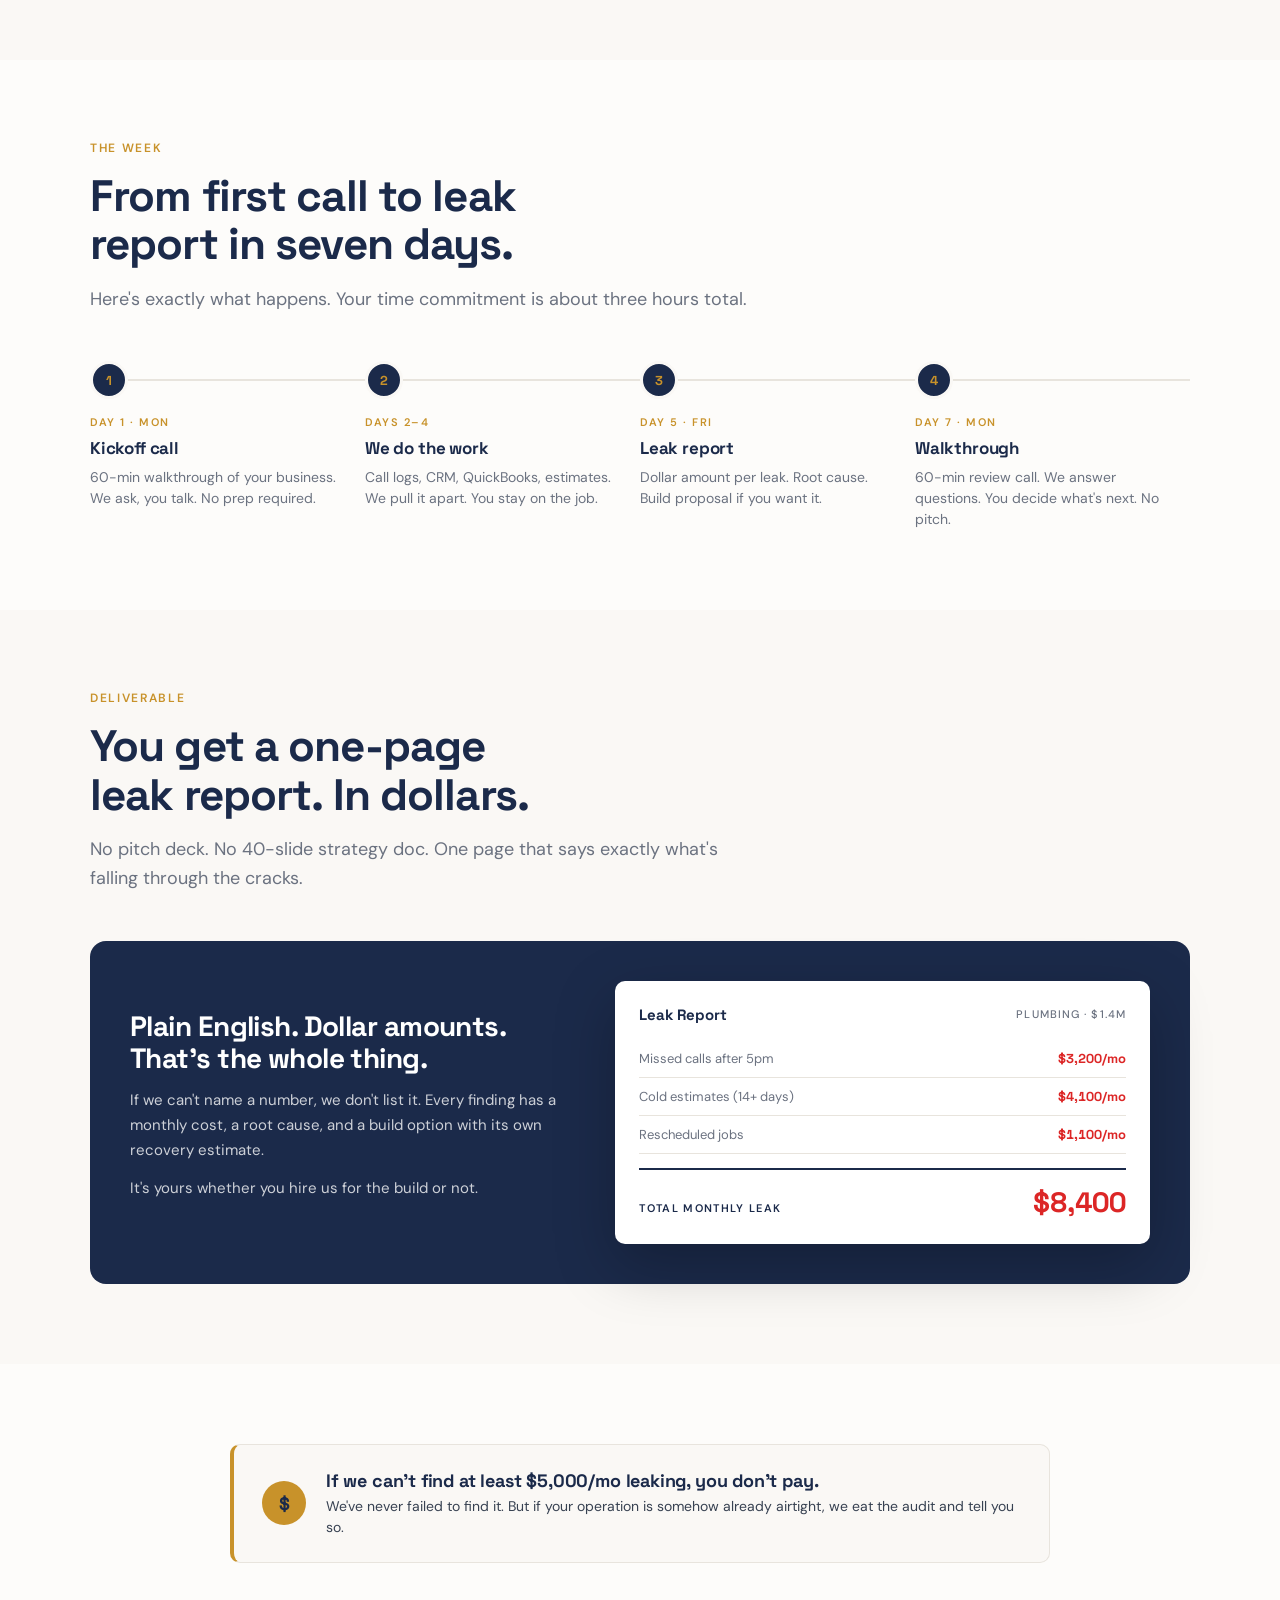
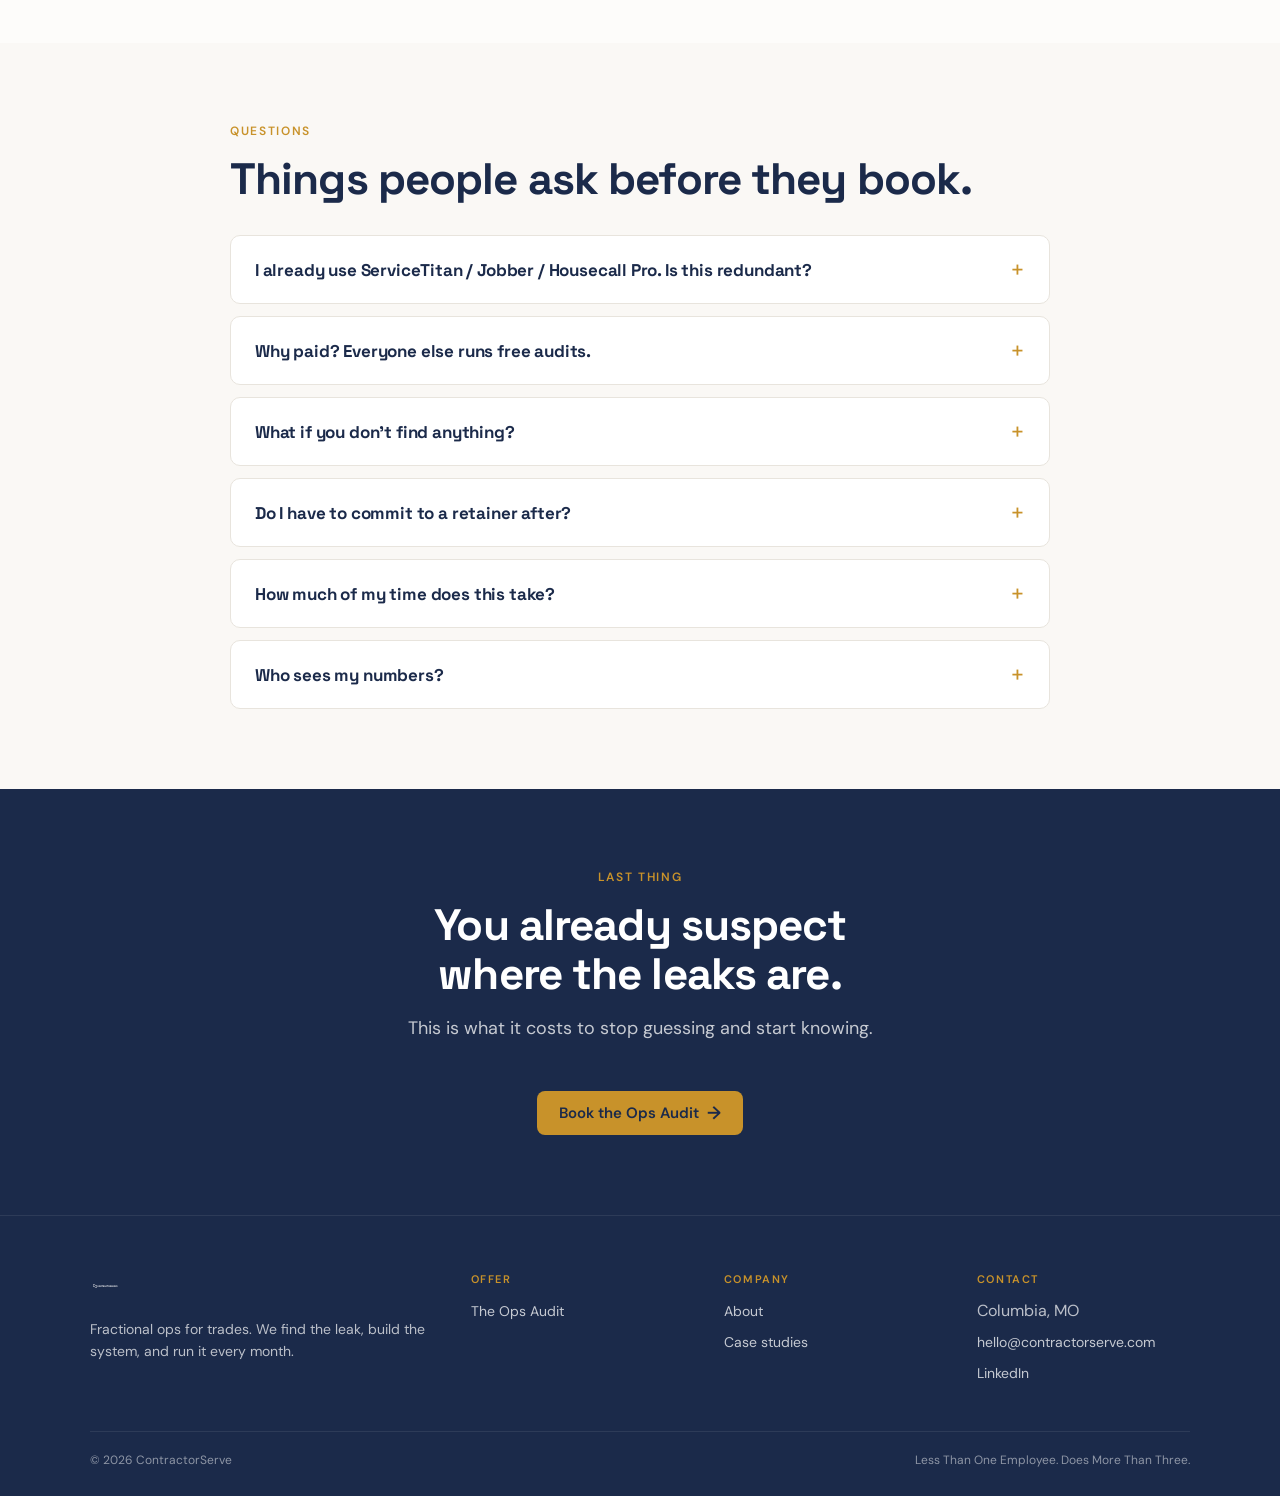
<file: ops-audit.html>
<!DOCTYPE html>
<html lang="en">
<head>
<meta charset="UTF-8">
<meta name="viewport" content="width=device-width, initial-scale=1">

<title>The Ops Audit — ContractorServe</title>
<meta name="description" content="One week. Every leak in your business, named in dollars. $1,500–$2,500 flat. If we can't find at least $5,000/mo leaking, you don't pay.">
<link rel="canonical" href="https://contractorserve.com/ops-audit.html">

<link rel="icon" type="image/svg+xml" href="/assets/logo-icon-gold.svg">
<link rel="apple-touch-icon" href="/assets/logo-icon-gold.png">

<meta property="og:type" content="website">
<meta property="og:title" content="The Ops Audit — ContractorServe">
<meta property="og:description" content="One week. Every leak in your business, named in dollars. $1,500–$2,500 flat. If we can't find at least $5,000/mo leaking, you don't pay.">
<meta property="og:url" content="https://contractorserve.com/ops-audit.html">
<meta property="og:image" content="https://contractorserve.com/assets/og-default.png">
<meta property="og:site_name" content="ContractorServe">

<meta name="twitter:card" content="summary_large_image">
<meta name="twitter:title" content="The Ops Audit — ContractorServe">
<meta name="twitter:description" content="One week. Every leak in your business, named in dollars. $1,500–$2,500 flat. If we can't find at least $5,000/mo leaking, you don't pay.">
<meta name="twitter:image" content="https://contractorserve.com/assets/og-default.png">

<meta name="theme-color" content="#1B2A4A">

<link rel="stylesheet" href="/colors_and_type.css">
<link rel="stylesheet" href="/_shared.css">
<style>
  .audit-hero__grid { max-width: 1100px; margin: 0 auto; display: grid; grid-template-columns: 1.3fr 1fr; gap: 64px; align-items: center; }
  .audit-hero h1 { font-family: var(--font-display); font-weight: 700; font-size: clamp(40px, 5.4vw, 64px); line-height: 1.05; letter-spacing: -0.02em; margin: 0 0 22px; color: #fff; text-wrap: balance; }
  .audit-hero p.lede { font-size: 19px; line-height: 1.6; color: rgba(255,255,255,0.82); margin: 0 0 28px; max-width: 560px; }
  .audit-hero__ctas { display: flex; gap: 14px; flex-wrap: wrap; margin-bottom: 18px; }
  .audit-hero__meta { display: flex; gap: 24px; flex-wrap: wrap; font-size: 13px; color: rgba(255,255,255,0.6); }
  .audit-hero__meta span { display: inline-flex; align-items: center; gap: 6px; }
  .audit-hero__meta .dot { width: 4px; height: 4px; border-radius: 50%; background: var(--cs-gold); }

  .pricecard { background: rgba(255,255,255,0.04); border: 1px solid rgba(255,255,255,0.1); border-radius: 16px; padding: 32px; }
  .pricecard__lbl { font-size: 11px; font-weight: 600; letter-spacing: 0.14em; text-transform: uppercase; color: rgba(255,255,255,0.55); margin-bottom: 12px; }
  .pricecard__amt { font-family: var(--font-display); font-weight: 700; font-size: 56px; line-height: 1; letter-spacing: -0.02em; color: var(--cs-gold); margin-bottom: 6px; }
  .pricecard__sub { font-size: 14px; color: rgba(255,255,255,0.7); margin-bottom: 22px; }
  .pricecard__list { list-style: none; padding: 0; margin: 0 0 24px; display: grid; gap: 12px; }
  .pricecard__list li { font-size: 14px; color: rgba(255,255,255,0.85); display: flex; gap: 10px; align-items: flex-start; line-height: 1.5; }
  .pricecard__list .check { color: var(--cs-gold); font-weight: 700; flex-shrink: 0; }
  .pricecard__foot { font-size: 12px; color: rgba(255,255,255,0.55); padding-top: 16px; border-top: 1px solid rgba(255,255,255,0.08); }

  .whatgrid { display: grid; grid-template-columns: repeat(2, 1fr); gap: 20px; }
  .whatcard { background: #fff; border: 1px solid var(--cs-stone); border-radius: 12px; padding: 28px; }
  .whatcard__num { font-family: var(--font-display); font-weight: 700; font-size: 13px; letter-spacing: 0.08em; color: var(--cs-gold); margin-bottom: 12px; }
  .whatcard__title { font-family: var(--font-display); font-weight: 700; font-size: 20px; letter-spacing: -0.01em; color: var(--cs-navy); margin: 0 0 10px; }
  .whatcard__desc { font-size: 15px; line-height: 1.6; color: var(--cs-text-dark); margin: 0 0 14px; }
  .whatcard__find { font-size: 12px; color: var(--cs-text-light); font-weight: 600; letter-spacing: 0.08em; text-transform: uppercase; padding-top: 12px; border-top: 1px solid var(--cs-stone); }
  .whatcard__find strong { color: var(--cs-danger); font-family: var(--font-display); font-variant-numeric: tabular-nums; }

  .timeline { display: grid; grid-template-columns: repeat(4, 1fr); gap: 0; position: relative; }
  .timeline::before { content: ''; position: absolute; top: 18px; left: 0; right: 0; height: 2px; background: var(--cs-stone); z-index: 0; }
  .tl { position: relative; z-index: 1; padding-right: 24px; }
  .tl__dot { width: 38px; height: 38px; border-radius: 50%; background: var(--cs-navy); color: var(--cs-gold); display: flex; align-items: center; justify-content: center; font-family: var(--font-display); font-weight: 700; font-size: 13px; margin-bottom: 16px; border: 3px solid var(--cs-cream); }
  .tl__day { font-size: 11px; font-weight: 600; letter-spacing: 0.14em; text-transform: uppercase; color: var(--cs-gold); margin-bottom: 8px; }
  .tl__title { font-family: var(--font-display); font-weight: 700; font-size: 17px; color: var(--cs-navy); margin: 0 0 8px; letter-spacing: -0.01em; }
  .tl__desc { font-size: 14px; line-height: 1.5; color: var(--cs-text-light); margin: 0; }

  .deliv { background: var(--cs-navy); color: #fff; border-radius: 16px; padding: 40px; display: grid; grid-template-columns: 1fr 1.2fr; gap: 40px; align-items: center; }
  .deliv h3 { font-family: var(--font-display); font-weight: 700; font-size: 28px; line-height: 1.15; letter-spacing: -0.02em; color: #fff; margin: 0 0 14px; }
  .deliv p { font-size: 15px; line-height: 1.65; color: rgba(255,255,255,0.78); margin: 0 0 14px; }
  .deliv__mock { background: #fff; border-radius: 10px; padding: 24px; color: var(--cs-text-dark); box-shadow: 0 20px 60px rgba(0,0,0,0.25); }
  .deliv__mock h4 { font-family: var(--font-display); font-weight: 700; font-size: 15px; color: var(--cs-navy); margin: 0 0 16px; letter-spacing: 0; display: flex; justify-content: space-between; align-items: center; }
  .deliv__mock h4 small { font-family: var(--font-body); font-weight: 500; font-size: 11px; color: var(--cs-text-light); text-transform: uppercase; letter-spacing: 0.1em; }
  .deliv__row { display: grid; grid-template-columns: 1fr auto; gap: 12px; padding: 10px 0; border-bottom: 1px solid var(--cs-stone); font-size: 13px; }
  .deliv__row:last-child { border-bottom: none; }
  .deliv__row__label { color: var(--cs-text-light); }
  .deliv__row__amt { font-family: var(--font-display); font-weight: 700; color: var(--cs-danger); font-variant-numeric: tabular-nums; }
  .deliv__total { margin-top: 14px; padding-top: 14px; border-top: 2px solid var(--cs-navy); display: flex; justify-content: space-between; align-items: baseline; }
  .deliv__total__lbl { font-size: 11px; font-weight: 600; letter-spacing: 0.12em; text-transform: uppercase; color: var(--cs-navy); }
  .deliv__total__amt { font-family: var(--font-display); font-weight: 700; font-size: 28px; color: var(--cs-danger); font-variant-numeric: tabular-nums; }

  .faq { display: grid; gap: 12px; }
  .faq details { background: #fff; border: 1px solid var(--cs-stone); border-radius: 10px; padding: 18px 24px; transition: border-color 120ms ease; }
  .faq details[open] { border-color: var(--cs-gold); }
  .faq summary { font-family: var(--font-display); font-weight: 700; font-size: 17px; color: var(--cs-navy); letter-spacing: -0.01em; cursor: pointer; list-style: none; display: flex; justify-content: space-between; align-items: center; gap: 16px; }
  .faq summary::-webkit-details-marker { display: none; }
  .faq summary::after { content: '+'; font-family: var(--font-display); color: var(--cs-gold); font-size: 24px; font-weight: 400; transition: transform 180ms ease; }
  .faq details[open] summary::after { transform: rotate(45deg); }
  .faq p { margin: 14px 0 0; font-size: 15px; line-height: 1.65; color: var(--cs-text-dark); }

  .guarantee { background: var(--cs-cream); border: 1px solid var(--cs-stone); border-left: 4px solid var(--cs-gold); border-radius: 10px; padding: 24px 28px; display: flex; gap: 20px; align-items: center; }
  .guarantee__icon { width: 44px; height: 44px; border-radius: 50%; background: var(--cs-gold); color: var(--cs-navy); display: flex; align-items: center; justify-content: center; font-family: var(--font-display); font-weight: 700; font-size: 18px; flex-shrink: 0; }
  .guarantee__text h4 { font-family: var(--font-display); font-weight: 700; font-size: 18px; color: var(--cs-navy); margin: 0 0 4px; letter-spacing: -0.01em; }
  .guarantee__text p { font-size: 14px; color: var(--cs-text-dark); margin: 0; line-height: 1.5; }

  @media (max-width: 900px) {
    .audit-hero__grid, .whatgrid, .deliv { grid-template-columns: 1fr; }
    .timeline { grid-template-columns: 1fr 1fr; gap: 32px 20px; }
    .timeline::before { display: none; }
  }
</style>
</head>
<body>

<div id="nav-slot"></div>

<section class="hero audit-hero">
  <div class="audit-hero__grid">
    <div>
      <div class="overline">The Ops Audit</div>
      <h1>One week. Every leak in your business, named in dollars.</h1>
      <p class="lede">We go through every call, estimate, and follow-up in your business. At the end, you get a plain-English report: this is what's leaking, this is what it costs you, this is what we'd build.</p>
      <div class="audit-hero__ctas">
        <button class="btn btn--primary" onclick="book()">Book the audit <span style="font-size:18px;line-height:1">→</span></button>
        <a class="btn btn--ghost-light" href="#whats-in-it">See what's inside ↓</a>
      </div>
      <div class="audit-hero__meta">
        <span><span class="dot"></span>1 week turnaround</span>
        <span><span class="dot"></span>~3 hours of your time</span>
        <span><span class="dot"></span>Missouri-based</span>
      </div>
    </div>

    <div class="pricecard">
      <div class="pricecard__lbl">Flat price</div>
      <div class="pricecard__amt">$1,500–2,500</div>
      <div class="pricecard__sub">Based on revenue band. Quoted before we start. No surprises.</div>
      <ul class="pricecard__list">
        <li><span class="check">✓</span>Leak diagnostic — every dollar you're losing per month</li>
        <li><span class="check">✓</span>Root-cause for each leak (where, why, who)</li>
        <li><span class="check">✓</span>Build proposal — exactly what we'd do, cost, and recovery</li>
        <li><span class="check">✓</span>60-min walkthrough call</li>
        <li><span class="check">✓</span>Yours to keep — hire us or don't</li>
      </ul>
      <div class="pricecard__foot">Retainer clients: audit fee credited to month one.</div>
    </div>
  </div>
</section>

<section class="sec sec--cream" id="whats-in-it">
  <div class="container">
    <div class="sec-overline">What's inside</div>
    <h2 class="sec-title">Four things we look at. In order.</h2>
    <p class="sec-sub">Most leaks live in one of these four places. We find the exact dollar amount in each.</p>
    <div class="whatgrid">
      <div class="whatcard">
        <div class="whatcard__num">01</div>
        <h3 class="whatcard__title">Inbound calls</h3>
        <p class="whatcard__desc">How many calls hit your phone. How many are answered. What happens to the ones that go to voicemail. What a booked call is worth.</p>
        <div class="whatcard__find">Average find · <strong>$3,200/mo</strong></div>
      </div>
      <div class="whatcard">
        <div class="whatcard__num">02</div>
        <h3 class="whatcard__title">Estimate follow-up</h3>
        <p class="whatcard__desc">How many estimates you send. How many go cold. How fast the winners close. What a 10-point close-rate lift would be worth to you this year.</p>
        <div class="whatcard__find">Average find · <strong>$4,100/mo</strong></div>
      </div>
      <div class="whatcard">
        <div class="whatcard__num">03</div>
        <h3 class="whatcard__title">Job handoff</h3>
        <p class="whatcard__desc">Where jobs sit in limbo between sold and scheduled. How often you redo scopes. What revenue is sitting in your truck right now waiting for you.</p>
        <div class="whatcard__find">Average find · <strong>$1,800/mo</strong></div>
      </div>
      <div class="whatcard">
        <div class="whatcard__num">04</div>
        <h3 class="whatcard__title">Owner bottleneck</h3>
        <p class="whatcard__desc">Every decision that has to go through you. Every task only you can do. What your hours are actually worth, and which ones shouldn't be yours anymore.</p>
        <div class="whatcard__find">Average find · <strong>$2,900/mo</strong></div>
      </div>
    </div>
  </div>
</section>

<section class="sec">
  <div class="container">
    <div class="sec-overline">The week</div>
    <h2 class="sec-title">From first call to leak report in seven days.</h2>
    <p class="sec-sub">Here's exactly what happens. Your time commitment is about three hours total.</p>
    <div class="timeline">
      <div class="tl">
        <div class="tl__dot">1</div>
        <div class="tl__day">Day 1 · Mon</div>
        <h3 class="tl__title">Kickoff call</h3>
        <p class="tl__desc">60-min walkthrough of your business. We ask, you talk. No prep required.</p>
      </div>
      <div class="tl">
        <div class="tl__dot">2</div>
        <div class="tl__day">Days 2–4</div>
        <h3 class="tl__title">We do the work</h3>
        <p class="tl__desc">Call logs, CRM, QuickBooks, estimates. We pull it apart. You stay on the job.</p>
      </div>
      <div class="tl">
        <div class="tl__dot">3</div>
        <div class="tl__day">Day 5 · Fri</div>
        <h3 class="tl__title">Leak report</h3>
        <p class="tl__desc">Dollar amount per leak. Root cause. Build proposal if you want it.</p>
      </div>
      <div class="tl">
        <div class="tl__dot">4</div>
        <div class="tl__day">Day 7 · Mon</div>
        <h3 class="tl__title">Walkthrough</h3>
        <p class="tl__desc">60-min review call. We answer questions. You decide what's next. No pitch.</p>
      </div>
    </div>
  </div>
</section>

<section class="sec sec--cream">
  <div class="container">
    <div class="sec-overline">Deliverable</div>
    <h2 class="sec-title">You get a one-page leak report. In dollars.</h2>
    <p class="sec-sub">No pitch deck. No 40-slide strategy doc. One page that says exactly what's falling through the cracks.</p>
    <div class="deliv">
      <div>
        <h3>Plain English. Dollar amounts. That's the whole thing.</h3>
        <p>If we can't name a number, we don't list it. Every finding has a monthly cost, a root cause, and a build option with its own recovery estimate.</p>
        <p>It's yours whether you hire us for the build or not.</p>
      </div>
      <div class="deliv__mock">
        <h4>Leak Report <small>Plumbing · $1.4M</small></h4>
        <div class="deliv__row"><span class="deliv__row__label">Missed calls after 5pm</span><span class="deliv__row__amt">$3,200/mo</span></div>
        <div class="deliv__row"><span class="deliv__row__label">Cold estimates (14+ days)</span><span class="deliv__row__amt">$4,100/mo</span></div>
        <div class="deliv__row"><span class="deliv__row__label">Rescheduled jobs</span><span class="deliv__row__amt">$1,100/mo</span></div>
        <div class="deliv__total">
          <span class="deliv__total__lbl">Total monthly leak</span>
          <span class="deliv__total__amt">$8,400</span>
        </div>
      </div>
    </div>
  </div>
</section>

<section class="sec">
  <div class="container container--narrow">
    <div class="guarantee">
      <div class="guarantee__icon">$</div>
      <div class="guarantee__text">
        <h4>If we can't find at least $5,000/mo leaking, you don't pay.</h4>
        <p>We've never failed to find it. But if your operation is somehow already airtight, we eat the audit and tell you so.</p>
      </div>
    </div>
  </div>
</section>

<section class="sec sec--cream">
  <div class="container container--narrow">
    <div class="sec-overline">Questions</div>
    <h2 class="sec-title">Things people ask before they book.</h2>
    <div class="faq" style="margin-top: 32px;">
      <details>
        <summary>I already use ServiceTitan / Jobber / Housecall Pro. Is this redundant?</summary>
        <p>No. Those are tools. This is a read on how your tools are actually being used, where they're letting leads slip, and what you could automate on top of them. We work inside whatever stack you already have.</p>
      </details>
      <details>
        <summary>Why paid? Everyone else runs free audits.</summary>
        <p>Because free audits are sales calls in a trench coat. A paid audit means we spend the week actually doing work for you, not pitching you. You get a real deliverable whether you hire us after or not.</p>
      </details>
      <details>
        <summary>What if you don't find anything?</summary>
        <p>If we can't identify at least $5,000/month in recoverable leaks, the audit is free. We've never had that happen, but the offer stands.</p>
      </details>
      <details>
        <summary>Do I have to commit to a retainer after?</summary>
        <p>No. About half of audit clients hire us to build and run the fix. The other half take the report and run it themselves. Both are fine. The audit fee gets credited to month one if you do retain us.</p>
      </details>
      <details>
        <summary>How much of my time does this take?</summary>
        <p>Roughly three hours over the week: a 60-min kickoff, ~30 min of pulling data access, and a 60-min walkthrough at the end. The rest is us, in our office, not yours.</p>
      </details>
      <details>
        <summary>Who sees my numbers?</summary>
        <p>Two people on our team. NDA on request, automatic if you're in a sensitive vertical. We don't publish financials, ever. Case studies run anonymous unless you volunteer.</p>
      </details>
    </div>
  </div>
</section>

<section class="sec sec--navy" style="text-align:center;">
  <div class="container">
    <div class="sec-overline" style="color: var(--cs-gold);">Last thing</div>
    <h2 class="sec-title" style="margin-left: auto; margin-right: auto;">You already suspect where the leaks are.</h2>
    <p class="sec-sub" style="margin-left: auto; margin-right: auto; text-align: center;">This is what it costs to stop guessing and start knowing.</p>
    <button class="btn btn--primary" onclick="book()">Book the Ops Audit <span style="font-size:18px;line-height:1">→</span></button>
  </div>
</section>

<div id="footer-slot"></div>

<script src="/_chrome.js"></script>
<script>renderChrome('audit');</script>
</body>
</html>
</file>
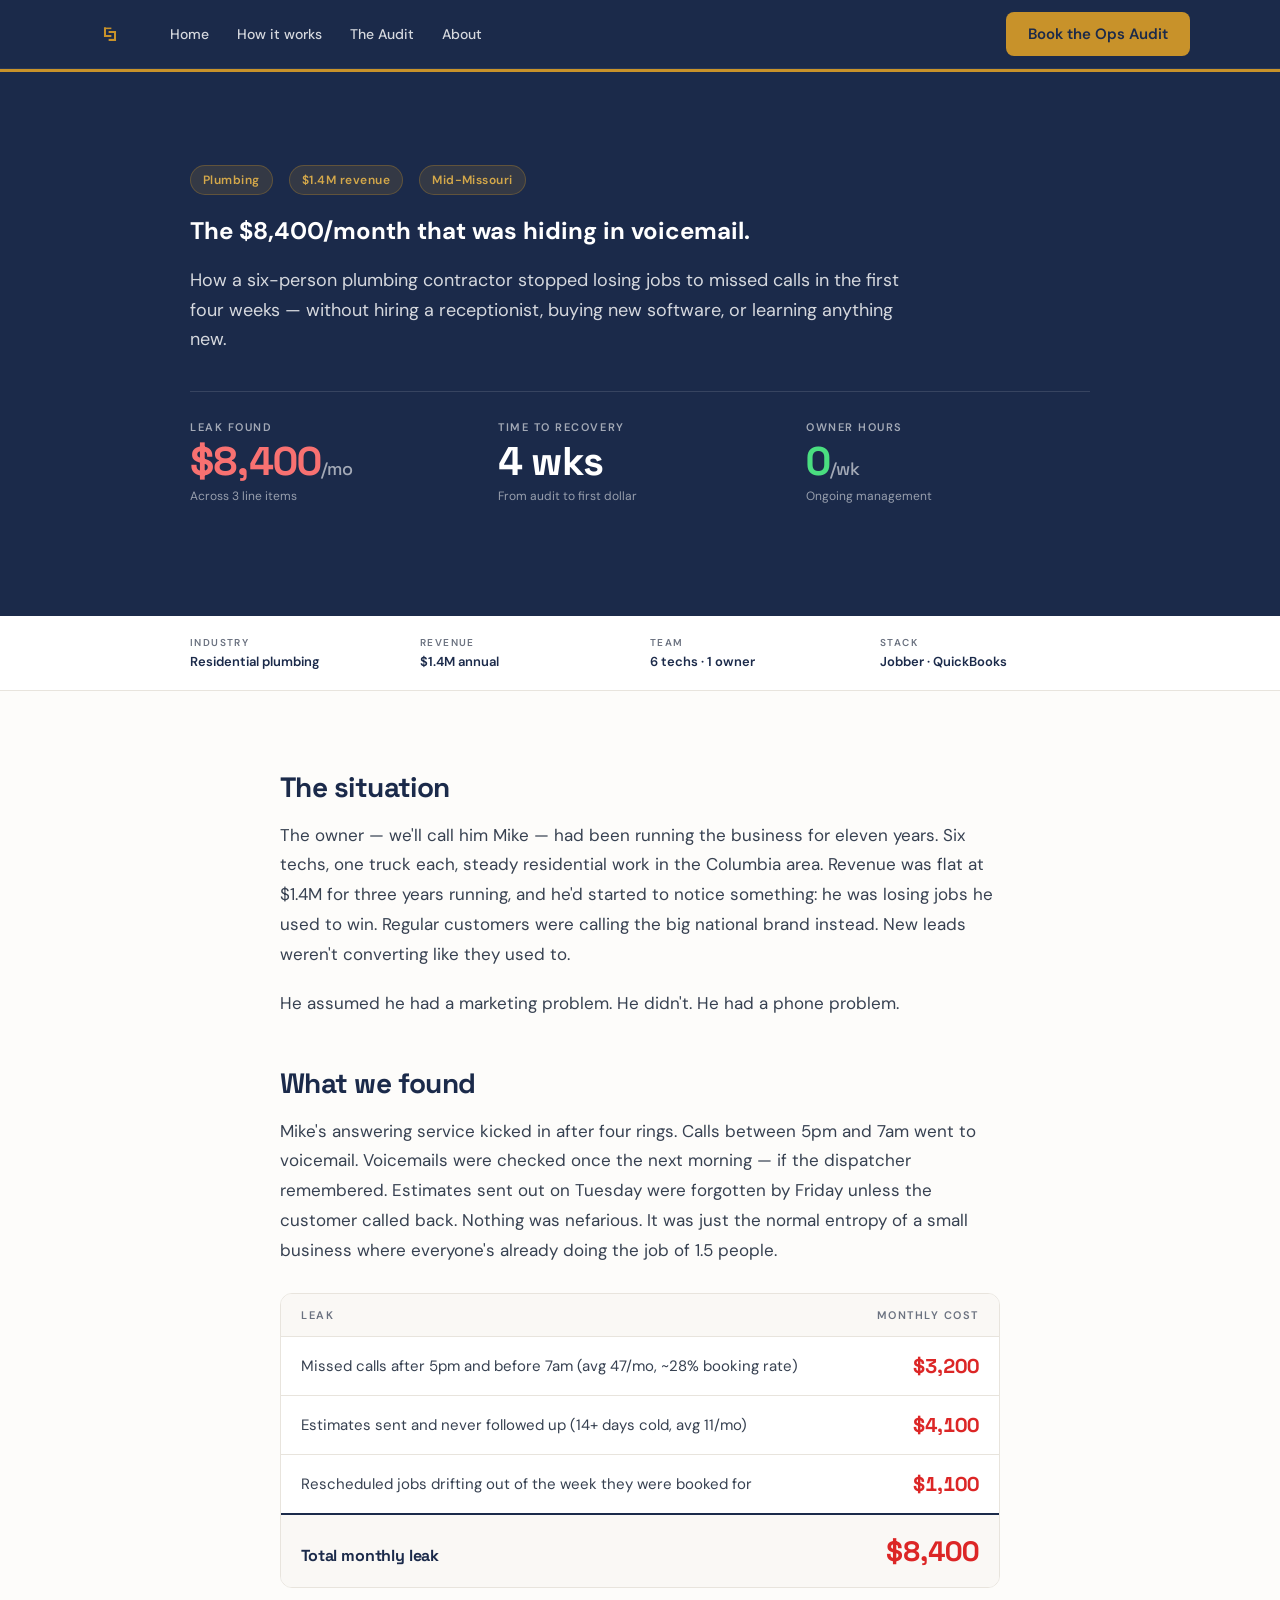
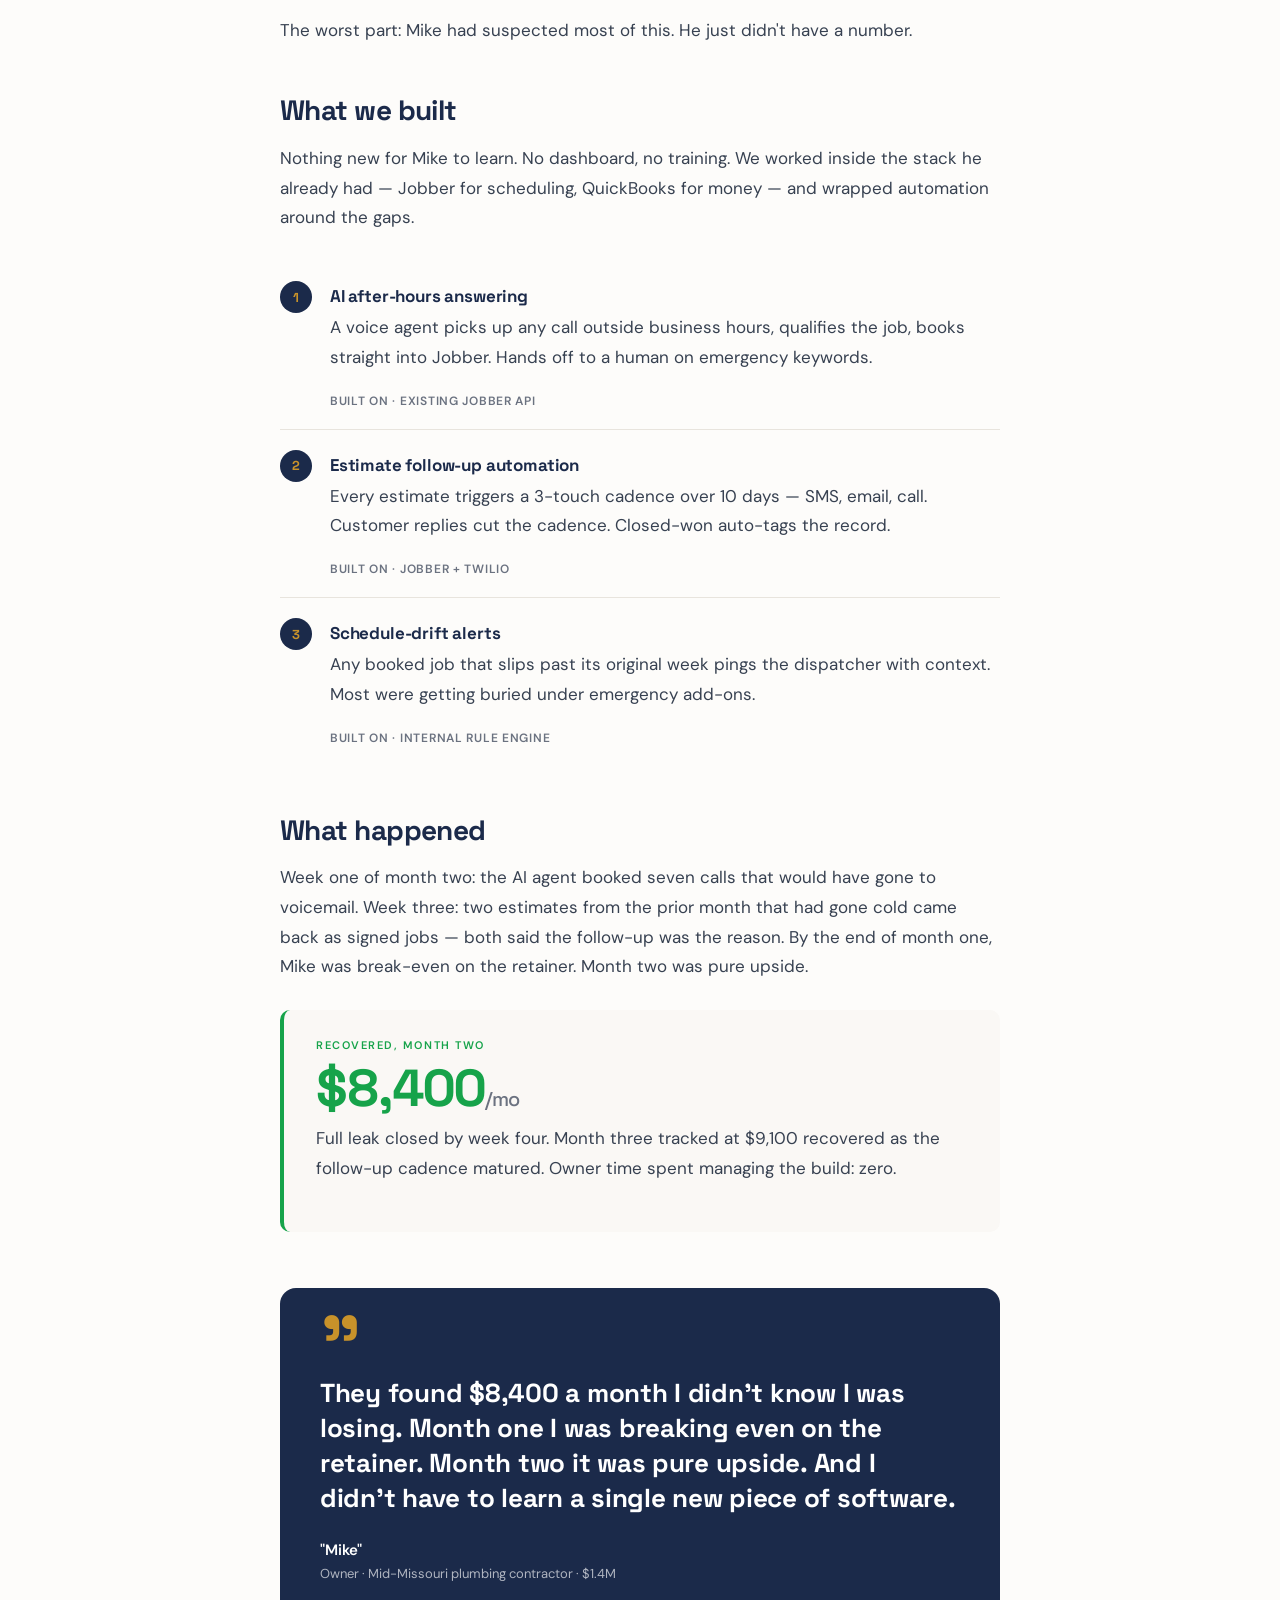
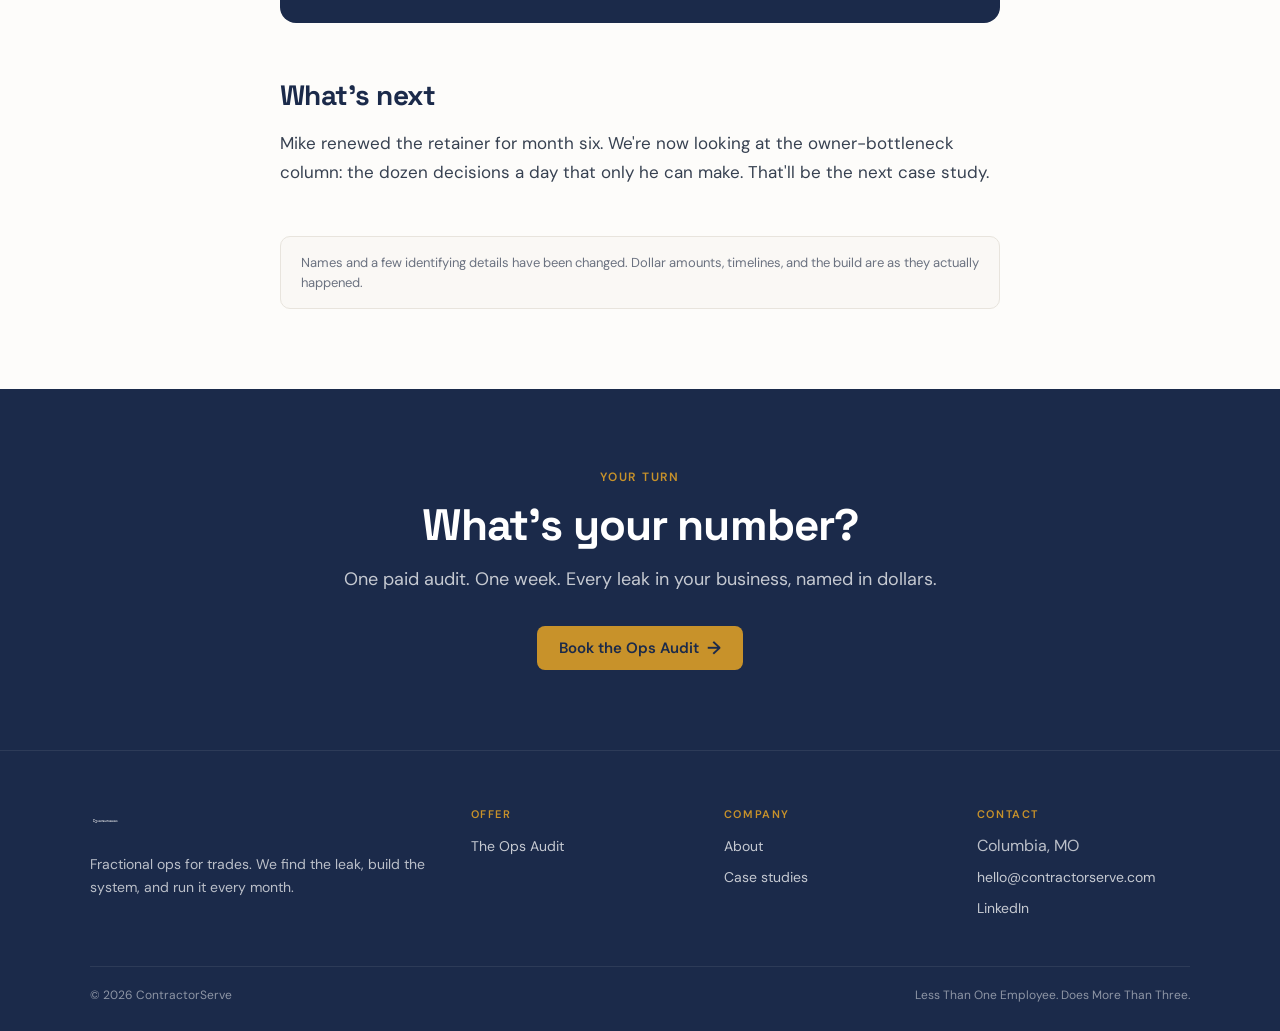
<file: case-studies/mid-missouri-plumbing.html>
<!DOCTYPE html>
<html lang="en">
<head>
<meta charset="UTF-8">
<meta name="viewport" content="width=device-width, initial-scale=1">

<title>$8,400/month hiding in voicemail — case study</title>
<meta name="description" content="How a six-person Mid-Missouri plumbing contractor stopped losing jobs to missed calls in four weeks, without hiring a receptionist or buying new software.">
<link rel="canonical" href="https://contractorserve.com/case-studies/mid-missouri-plumbing.html">

<link rel="icon" type="image/svg+xml" href="/assets/logo-icon-gold.svg">
<link rel="apple-touch-icon" href="/assets/logo-icon-gold.png">

<meta property="og:type" content="article">
<meta property="og:title" content="$8,400/month hiding in voicemail — case study">
<meta property="og:description" content="How a six-person Mid-Missouri plumbing contractor stopped losing jobs to missed calls in four weeks, without hiring a receptionist or buying new software.">
<meta property="og:url" content="https://contractorserve.com/case-studies/mid-missouri-plumbing.html">
<meta property="og:image" content="https://contractorserve.com/assets/og-default.png">
<meta property="og:site_name" content="ContractorServe">

<meta name="twitter:card" content="summary_large_image">
<meta name="twitter:title" content="$8,400/month hiding in voicemail — case study">
<meta name="twitter:description" content="How a six-person Mid-Missouri plumbing contractor stopped losing jobs to missed calls in four weeks, without hiring a receptionist or buying new software.">
<meta name="twitter:image" content="https://contractorserve.com/assets/og-default.png">

<meta name="theme-color" content="#1B2A4A">

<link rel="stylesheet" href="/colors_and_type.css">
<link rel="stylesheet" href="/_shared.css">
<style>
  .case-hero__inner { max-width: 900px; margin: 0 auto; }
  .case-hero__meta { display: flex; gap: 16px; flex-wrap: wrap; margin-bottom: 20px; }
  .case-hero__chip { display: inline-flex; align-items: center; gap: 6px; padding: 6px 12px; background: rgba(200,146,42,0.15); border: 1px solid rgba(200,146,42,0.3); color: var(--cs-gold-light); border-radius: 999px; font-size: 12px; font-weight: 600; letter-spacing: 0.04em; }
  .case-hero h1 { font-family: var(--font-display); font-weight: 700; font-size: clamp(36px, 4.6vw, 52px); line-height: 1.08; letter-spacing: -0.02em; margin: 0 0 22px; color: #fff; text-wrap: balance; }
  .case-hero__sub { font-size: 18px; line-height: 1.65; color: rgba(255,255,255,0.82); margin: 0 0 36px; max-width: 720px; }
  .case-hero__stats { display: grid; grid-template-columns: repeat(3, 1fr); gap: 24px; padding-top: 28px; border-top: 1px solid rgba(255,255,255,0.12); }
  .chs__lbl { font-size: 11px; font-weight: 600; letter-spacing: 0.14em; text-transform: uppercase; color: rgba(255,255,255,0.6); margin-bottom: 8px; }
  .chs__val { font-family: var(--font-display); font-weight: 700; font-size: 40px; line-height: 1; letter-spacing: -0.02em; font-variant-numeric: tabular-nums; color: #fff; }
  .chs__val--leak { color: #F87171; }
  .chs__val--rec { color: #4ADE80; }
  .chs__sub { font-size: 12px; color: rgba(255,255,255,0.55); margin-top: 6px; }

  .cbar { background: #fff; border-bottom: 1px solid var(--cs-stone); padding: 20px 24px; }
  .cbar__inner { max-width: 900px; margin: 0 auto; display: grid; grid-template-columns: repeat(4, 1fr); gap: 20px; }
  .cbar__item { font-size: 13px; }
  .cbar__lbl { font-size: 10px; font-weight: 600; letter-spacing: 0.14em; text-transform: uppercase; color: var(--cs-text-light); margin-bottom: 4px; }
  .cbar__val { color: var(--cs-navy); font-weight: 600; }

  .narrative { max-width: 720px; margin: 0 auto; }
  .narrative h2 { font-family: var(--font-display); font-weight: 700; font-size: 28px; line-height: 1.2; letter-spacing: -0.02em; color: var(--cs-navy); margin: 48px 0 16px; text-wrap: balance; }
  .narrative h2:first-child { margin-top: 0; }
  .narrative p { font-size: 17px; line-height: 1.75; color: var(--cs-text-dark); margin: 0 0 20px; }

  .leaks { background: #fff; border: 1px solid var(--cs-stone); border-radius: 12px; overflow: hidden; margin: 28px 0; }
  .leaks__head { background: var(--cs-cream); padding: 14px 20px; font-size: 11px; font-weight: 600; letter-spacing: 0.14em; text-transform: uppercase; color: var(--cs-text-light); display: grid; grid-template-columns: 1fr auto; gap: 16px; }
  .leaks__row { padding: 16px 20px; display: grid; grid-template-columns: 1fr auto; gap: 16px; border-top: 1px solid var(--cs-stone); align-items: center; }
  .leaks__label { font-size: 15px; color: var(--cs-text-dark); line-height: 1.4; }
  .leaks__amt { font-family: var(--font-display); font-weight: 700; font-size: 20px; color: var(--cs-danger); font-variant-numeric: tabular-nums; }
  .leaks__total { padding: 18px 20px; border-top: 2px solid var(--cs-navy); background: var(--cs-cream); display: grid; grid-template-columns: 1fr auto; gap: 16px; align-items: baseline; }
  .leaks__total__lbl { font-family: var(--font-display); font-weight: 700; font-size: 16px; color: var(--cs-navy); letter-spacing: -0.01em; }
  .leaks__total__amt { font-family: var(--font-display); font-weight: 700; font-size: 28px; color: var(--cs-danger); font-variant-numeric: tabular-nums; }

  .build { margin: 28px 0; }
  .buildrow { display: grid; grid-template-columns: auto 1fr; gap: 18px; padding: 20px 0; border-bottom: 1px solid var(--cs-stone); }
  .buildrow:last-child { border-bottom: none; }
  .buildrow__dot { width: 32px; height: 32px; border-radius: 50%; background: var(--cs-navy); color: var(--cs-gold); display: flex; align-items: center; justify-content: center; font-family: var(--font-display); font-weight: 700; font-size: 13px; flex-shrink: 0; }
  .buildrow__title { font-family: var(--font-display); font-weight: 700; font-size: 17px; color: var(--cs-navy); margin: 4px 0 6px; letter-spacing: -0.01em; }
  .buildrow__desc { font-size: 15px; line-height: 1.6; color: var(--cs-text-dark); margin: 0 0 8px; }
  .buildrow__tool { font-size: 12px; color: var(--cs-text-light); font-weight: 600; letter-spacing: 0.06em; text-transform: uppercase; }

  .recovery { background: var(--cs-cream); border-left: 4px solid var(--cs-success); border-radius: 10px; padding: 28px 32px; margin: 28px 0; }
  .recovery__lbl { font-size: 11px; font-weight: 600; letter-spacing: 0.14em; text-transform: uppercase; color: var(--cs-success); margin-bottom: 10px; }
  .recovery__amt { font-family: var(--font-display); font-weight: 700; font-size: 52px; line-height: 1; letter-spacing: -0.02em; color: var(--cs-success); font-variant-numeric: tabular-nums; margin-bottom: 10px; }
  .recovery__desc { font-size: 15px; line-height: 1.5; color: var(--cs-text-dark); margin: 0; }

  .pull { margin: 56px 0; padding: 40px; background: var(--cs-navy); color: #fff; border-radius: 16px; }
  .pull__quote { font-family: var(--font-display); font-weight: 700; font-size: 26px; line-height: 1.35; letter-spacing: -0.01em; color: #fff; margin: 0 0 24px; text-wrap: balance; }
  .pull__quote::before { content: '"'; display: block; font-size: 80px; line-height: 0.4; color: var(--cs-gold); margin-bottom: 16px; }
  .pull__attr strong { display: block; font-size: 15px; color: #fff; font-weight: 600; margin-bottom: 2px; }
  .pull__attr span { font-size: 13px; color: rgba(255,255,255,0.65); }

  .note { background: var(--cs-cream); border: 1px solid var(--cs-stone); border-radius: 10px; padding: 16px 20px; margin: 48px 0 0; font-size: 13px; color: var(--cs-text-light); line-height: 1.5; }

  @media (max-width: 900px) {
    .case-hero__stats, .cbar__inner { grid-template-columns: 1fr; }
    .cbar__inner { gap: 12px; }
  }
</style>
</head>
<body>

<div id="nav-slot"></div>

<section class="hero">
  <div class="case-hero__inner">
    <div class="case-hero__meta">
      <span class="case-hero__chip">Plumbing</span>
      <span class="case-hero__chip">$1.4M revenue</span>
      <span class="case-hero__chip">Mid-Missouri</span>
    </div>
    <h1>The $8,400/month that was hiding in voicemail.</h1>
    <p class="case-hero__sub">How a six-person plumbing contractor stopped losing jobs to missed calls in the first four weeks — without hiring a receptionist, buying new software, or learning anything new.</p>
    <div class="case-hero__stats">
      <div>
        <div class="chs__lbl">Leak found</div>
        <div class="chs__val chs__val--leak">$8,400<span style="font-size:18px;color:rgba(255,255,255,0.6);font-weight:500;">/mo</span></div>
        <div class="chs__sub">Across 3 line items</div>
      </div>
      <div>
        <div class="chs__lbl">Time to recovery</div>
        <div class="chs__val">4 wks</div>
        <div class="chs__sub">From audit to first dollar</div>
      </div>
      <div>
        <div class="chs__lbl">Owner hours</div>
        <div class="chs__val chs__val--rec">0<span style="font-size:18px;color:rgba(255,255,255,0.6);font-weight:500;">/wk</span></div>
        <div class="chs__sub">Ongoing management</div>
      </div>
    </div>
  </div>
</section>

<div class="cbar">
  <div class="cbar__inner">
    <div class="cbar__item"><div class="cbar__lbl">Industry</div><div class="cbar__val">Residential plumbing</div></div>
    <div class="cbar__item"><div class="cbar__lbl">Revenue</div><div class="cbar__val">$1.4M annual</div></div>
    <div class="cbar__item"><div class="cbar__lbl">Team</div><div class="cbar__val">6 techs · 1 owner</div></div>
    <div class="cbar__item"><div class="cbar__lbl">Stack</div><div class="cbar__val">Jobber · QuickBooks</div></div>
  </div>
</div>

<section class="sec">
  <div class="container">
    <div class="narrative">

      <h2>The situation</h2>
      <p>The owner — we'll call him Mike — had been running the business for eleven years. Six techs, one truck each, steady residential work in the Columbia area. Revenue was flat at $1.4M for three years running, and he'd started to notice something: he was losing jobs he used to win. Regular customers were calling the big national brand instead. New leads weren't converting like they used to.</p>
      <p>He assumed he had a marketing problem. He didn't. He had a phone problem.</p>

      <h2>What we found</h2>
      <p>Mike's answering service kicked in after four rings. Calls between 5pm and 7am went to voicemail. Voicemails were checked once the next morning — if the dispatcher remembered. Estimates sent out on Tuesday were forgotten by Friday unless the customer called back. Nothing was nefarious. It was just the normal entropy of a small business where everyone's already doing the job of 1.5 people.</p>

      <div class="leaks">
        <div class="leaks__head">
          <span>Leak</span>
          <span>Monthly cost</span>
        </div>
        <div class="leaks__row">
          <div class="leaks__label">Missed calls after 5pm and before 7am (avg 47/mo, ~28% booking rate)</div>
          <div class="leaks__amt">$3,200</div>
        </div>
        <div class="leaks__row">
          <div class="leaks__label">Estimates sent and never followed up (14+ days cold, avg 11/mo)</div>
          <div class="leaks__amt">$4,100</div>
        </div>
        <div class="leaks__row">
          <div class="leaks__label">Rescheduled jobs drifting out of the week they were booked for</div>
          <div class="leaks__amt">$1,100</div>
        </div>
        <div class="leaks__total">
          <div class="leaks__total__lbl">Total monthly leak</div>
          <div class="leaks__total__amt">$8,400</div>
        </div>
      </div>

      <p>The worst part: Mike had suspected most of this. He just didn't have a number.</p>

      <h2>What we built</h2>
      <p>Nothing new for Mike to learn. No dashboard, no training. We worked inside the stack he already had — Jobber for scheduling, QuickBooks for money — and wrapped automation around the gaps.</p>

      <div class="build">
        <div class="buildrow">
          <div class="buildrow__dot">1</div>
          <div>
            <h3 class="buildrow__title">AI after-hours answering</h3>
            <p class="buildrow__desc">A voice agent picks up any call outside business hours, qualifies the job, books straight into Jobber. Hands off to a human on emergency keywords.</p>
            <div class="buildrow__tool">Built on · existing Jobber API</div>
          </div>
        </div>
        <div class="buildrow">
          <div class="buildrow__dot">2</div>
          <div>
            <h3 class="buildrow__title">Estimate follow-up automation</h3>
            <p class="buildrow__desc">Every estimate triggers a 3-touch cadence over 10 days — SMS, email, call. Customer replies cut the cadence. Closed-won auto-tags the record.</p>
            <div class="buildrow__tool">Built on · Jobber + Twilio</div>
          </div>
        </div>
        <div class="buildrow">
          <div class="buildrow__dot">3</div>
          <div>
            <h3 class="buildrow__title">Schedule-drift alerts</h3>
            <p class="buildrow__desc">Any booked job that slips past its original week pings the dispatcher with context. Most were getting buried under emergency add-ons.</p>
            <div class="buildrow__tool">Built on · internal rule engine</div>
          </div>
        </div>
      </div>

      <h2>What happened</h2>
      <p>Week one of month two: the AI agent booked seven calls that would have gone to voicemail. Week three: two estimates from the prior month that had gone cold came back as signed jobs — both said the follow-up was the reason. By the end of month one, Mike was break-even on the retainer. Month two was pure upside.</p>

      <div class="recovery">
        <div class="recovery__lbl">Recovered, month two</div>
        <div class="recovery__amt">$8,400<span style="font-size:20px;color:var(--cs-text-light);font-weight:500;">/mo</span></div>
        <p class="recovery__desc">Full leak closed by week four. Month three tracked at $9,100 recovered as the follow-up cadence matured. Owner time spent managing the build: zero.</p>
      </div>

      <div class="pull">
        <div class="pull__quote">They found $8,400 a month I didn't know I was losing. Month one I was breaking even on the retainer. Month two it was pure upside. And I didn't have to learn a single new piece of software.</div>
        <div class="pull__attr">
          <strong>"Mike"</strong>
          <span>Owner · Mid-Missouri plumbing contractor · $1.4M</span>
        </div>
      </div>

      <h2>What's next</h2>
      <p>Mike renewed the retainer for month six. We're now looking at the owner-bottleneck column: the dozen decisions a day that only he can make. That'll be the next case study.</p>

      <div class="note">Names and a few identifying details have been changed. Dollar amounts, timelines, and the build are as they actually happened.</div>

    </div>
  </div>
</section>

<section class="sec sec--navy" style="text-align: center;">
  <div class="container">
    <div class="sec-overline" style="color: var(--cs-gold);">Your turn</div>
    <h2 class="sec-title" style="margin: 0 auto 16px;">What's your number?</h2>
    <p class="sec-sub" style="margin: 0 auto 32px; text-align: center;">One paid audit. One week. Every leak in your business, named in dollars.</p>
    <button class="btn btn--primary" onclick="book()">Book the Ops Audit <span style="font-size:18px;line-height:1">→</span></button>
  </div>
</section>

<div id="footer-slot"></div>

<script src="/_chrome.js"></script>
<script>renderChrome(null);</script>
</body>
</html>
</file>
<file: colors_and_type.css>
/* ==========================================================================
   ContractorServe Design System — Core Tokens
   Colors + Type + Spacing + Radii + Shadows
   Source of truth: ContractorServe_StyleGuide_v2.pdf (April 2026)
   ========================================================================== */

/* Google Fonts — loaded via README index.html / any consuming file.
   Archivo Black is LOCKED to the logo wordmark only — never used for UI. */
@import url('https://fonts.googleapis.com/css2?family=Archivo+Black&family=Space+Grotesk:wght@500;600;700&family=DM+Sans:wght@400;500;600;700&display=swap');

:root {
  /* ---------- PRIMARY COLORS ---------- */
  --cs-navy:         #1B2A4A;  /* Dominant. Nav, footers, hero, headers, primary text on light */
  --cs-gold:         #C8922A;  /* ACCENT ONLY. CTAs, dollar callouts, highlights. Never a fill. */

  /* ---------- NEUTRALS / SURFACES ---------- */
  --cs-navy-light:   #243556;  /* Hover states on navy, secondary nav */
  --cs-gold-light:   #D4A84A;  /* Hover on gold CTAs */
  --cs-cream:        #FAF8F5;  /* Section backgrounds, cards */
  --cs-warm-white:   #FDFCFA;  /* Page background. NEVER pure white. */
  --cs-stone:        #E8E4DD;  /* Borders, dividers, muted backgrounds */

  /* ---------- TEXT ---------- */
  --cs-text-dark:    #374151;  /* Body copy. NEVER pure black. */
  --cs-text-light:   #6B7280;  /* Secondary text, captions */
  --cs-text-muted:   #9CA3AF;  /* Timestamps, footnotes, disclaimers */

  /* ---------- SEMANTIC (reports, dashboards — NOT decorative) ---------- */
  --cs-success:      #16A34A;  /* Recovered revenue, positive results */
  --cs-warning:      #F59E0B;  /* At-risk, caution */
  --cs-danger:       #DC2626;  /* Leaks, critical issues, "without ContractorServe" */
  --cs-info:         #2563EB;  /* Informational, neutral callouts */

  /* ---------- SEMANTIC ALIASES (foreground / background) ---------- */
  --fg-1:            var(--cs-navy);        /* Primary display text on light */
  --fg-2:            var(--cs-text-dark);   /* Body */
  --fg-3:            var(--cs-text-light);  /* Secondary */
  --fg-4:            var(--cs-text-muted);  /* Tertiary */
  --fg-accent:       var(--cs-gold);
  --fg-on-navy:      #FFFFFF;               /* White is OK as a foreground on navy */

  --bg-page:         var(--cs-warm-white);
  --bg-section:      var(--cs-cream);
  --bg-card:         #FFFFFF;               /* Cards may be true white for contrast on cream */
  --bg-navy:         var(--cs-navy);
  --bg-muted:        var(--cs-stone);

  --border:          var(--cs-stone);
  --border-strong:   #D6D1C8;

  /* ---------- TYPE FAMILIES ---------- */
  --font-logo:       'Archivo Black', 'Arial Black', sans-serif; /* LOGO LOCKUP ONLY */
  --font-display:    'Space Grotesk', 'Inter', system-ui, sans-serif;
  --font-body:       'DM Sans', 'Inter', system-ui, -apple-system, sans-serif;
  --font-mono:       ui-monospace, 'SF Mono', Menlo, Consolas, monospace;

  /* ---------- TYPE SCALE (desktop defaults) ---------- */
  --fs-hero:         clamp(48px, 6vw, 80px);   /* Hero headline */
  --fs-page-title:   clamp(36px, 4vw, 56px);   /* Page title */
  --fs-section:      clamp(28px, 3vw, 40px);   /* Section title */
  --fs-card-title:   22px;                     /* Card title */
  --fs-body-lg:      19px;                     /* Intro / lead copy */
  --fs-body:         16px;                     /* Default body */
  --fs-small:        14px;                     /* Caption */
  --fs-label:        12px;                     /* Overline / label */
  --fs-dollar:       clamp(56px, 7vw, 72px);   /* Leak / recovery callout numbers */

  /* ---------- LINE HEIGHTS ---------- */
  --lh-tight:        1.05;   /* Hero */
  --lh-display:      1.12;   /* Titles */
  --lh-body:         1.6;    /* Body */
  --lh-loose:        1.7;    /* Long-form */

  /* ---------- LETTER SPACING ---------- */
  --tracking-display: -0.02em;
  --tracking-title:   -0.01em;
  --tracking-body:    0;
  --tracking-label:   0.12em;  /* UPPERCASE labels / overlines */

  /* ---------- SPACING ---------- */
  --space-1:  4px;
  --space-2:  8px;
  --space-3:  12px;
  --space-4:  16px;
  --space-5:  24px;
  --space-6:  32px;
  --space-7:  40px;
  --space-8:  48px;
  --space-9:  64px;
  --space-10: 80px;

  /* Layout */
  --content-max:     1100px;  /* Default max width */
  --content-text:    900px;   /* Text-heavy */
  --content-read:    700px;   /* Long-form reading */
  --section-pad-y:   80px;    /* Desktop */
  --section-pad-y-m: 48px;    /* Mobile */
  --section-pad-x:   24px;
  --card-gap:        24px;
  --component-gap:   48px;

  /* ---------- RADII ---------- */
  --radius-sm:   6px;   /* Small surfaces */
  --radius-btn:  8px;   /* Buttons */
  --radius-md:   12px;  /* Cards */
  --radius-lg:   16px;  /* Large containers */

  /* ---------- SHADOWS ---------- */
  /* Minimal, no cinematic blurs. Use navy-tinted at low opacity. */
  --shadow-sm:  0 1px 2px rgba(27, 42, 74, 0.06);
  --shadow-md:  0 4px 12px rgba(27, 42, 74, 0.08);
  --shadow-lg:  0 12px 32px rgba(27, 42, 74, 0.12);
  --shadow-cta: 0 2px 0 rgba(27, 42, 74, 0.08);  /* Flat press-style for gold CTAs */

  /* ---------- MOTION ---------- */
  --ease-out:    cubic-bezier(0.22, 0.61, 0.36, 1);
  --ease-in-out: cubic-bezier(0.65, 0, 0.35, 1);
  --dur-fast:    120ms;
  --dur-base:    180ms;
  --dur-slow:    280ms;
}

/* ==========================================================================
   BASE ELEMENT STYLES — opt-in by adding `class="cs"` to a root element
   ========================================================================== */

.cs, .cs * { box-sizing: border-box; }

.cs {
  font-family: var(--font-body);
  font-size: var(--fs-body);
  line-height: var(--lh-body);
  color: var(--fg-2);
  background: var(--bg-page);
  -webkit-font-smoothing: antialiased;
  -moz-osx-font-smoothing: grayscale;
}

/* Headings — Space Grotesk Bold. Sentence case, tight tracking. */
.cs h1, .cs .h1,
.cs h2, .cs .h2,
.cs h3, .cs .h3,
.cs h4, .cs .h4 {
  font-family: var(--font-display);
  font-weight: 700;
  color: var(--fg-1);
  letter-spacing: var(--tracking-display);
  line-height: var(--lh-display);
  margin: 0 0 var(--space-4);
  text-wrap: balance;
}

.cs h1, .cs .h1 { font-size: var(--fs-hero); line-height: var(--lh-tight); }
.cs h2, .cs .h2 { font-size: var(--fs-page-title); }
.cs h3, .cs .h3 { font-size: var(--fs-section); }
.cs h4, .cs .h4 { font-size: var(--fs-card-title); letter-spacing: var(--tracking-title); }

.cs p { margin: 0 0 var(--space-4); text-wrap: pretty; }
.cs .body-lg { font-size: var(--fs-body-lg); line-height: var(--lh-loose); }
.cs .body    { font-size: var(--fs-body); }
.cs .small   { font-size: var(--fs-small); color: var(--fg-3); }
.cs .muted   { color: var(--fg-4); }

/* Overline / label — UPPERCASE, letter-spaced, DM Sans 600 */
.cs .label, .cs .overline {
  font-family: var(--font-body);
  font-size: var(--fs-label);
  font-weight: 600;
  letter-spacing: var(--tracking-label);
  text-transform: uppercase;
  color: var(--fg-3);
}

/* Dollar callout — the signature v2 typographic role */
.cs .dollar {
  font-family: var(--font-display);
  font-weight: 700;
  font-size: var(--fs-dollar);
  line-height: 1;
  letter-spacing: var(--tracking-display);
  color: var(--fg-1);
  font-variant-numeric: tabular-nums;
}
.cs .dollar--leak     { color: var(--cs-danger); }
.cs .dollar--recovery { color: var(--cs-success); }
.cs .dollar--gold     { color: var(--cs-gold); }

/* Links */
.cs a {
  color: var(--cs-navy);
  text-decoration: underline;
  text-decoration-thickness: 1.5px;
  text-underline-offset: 3px;
  transition: color var(--dur-fast) var(--ease-out);
}
.cs a:hover { color: var(--cs-gold); }

/* Selection */
.cs ::selection { background: var(--cs-gold); color: var(--cs-navy); }

/* ==========================================================================
   REUSABLE UTILITY CLASSES
   ========================================================================== */

.cs-container       { max-width: var(--content-max); margin: 0 auto; padding: 0 var(--section-pad-x); }
.cs-container--text { max-width: var(--content-text); margin: 0 auto; padding: 0 var(--section-pad-x); }
.cs-container--read { max-width: var(--content-read); margin: 0 auto; padding: 0 var(--section-pad-x); }

.cs-section       { padding: var(--section-pad-y) 0; }
.cs-section--navy { background: var(--bg-navy); color: var(--fg-on-navy); }
.cs-section--navy h1, .cs-section--navy h2, .cs-section--navy h3, .cs-section--navy h4 { color: var(--fg-on-navy); }
.cs-section--cream { background: var(--bg-section); }
</file>
<file: _shared.css>
/* ==========================================================================
   ContractorServe website — shared chrome + primitives
   Loaded by every page under ui_kits/website/
   ========================================================================== */

html, body { margin: 0; padding: 0; background: var(--cs-warm-white); font-family: var(--font-body); color: var(--cs-text-dark); -webkit-font-smoothing: antialiased; }
*, *::before, *::after { box-sizing: border-box; }
a { text-decoration: none; color: inherit; }
button { font-family: inherit; cursor: pointer; border: none; background: none; }

/* NAV */
.nav { position: sticky; top: 0; z-index: 50; background: var(--cs-navy); min-height: 68px; padding: 0 24px; border-bottom: 1px solid rgba(255,255,255,0.06); }
.nav__inner { max-width: 1100px; margin: 0 auto; display: flex; align-items: center; justify-content: space-between; height: 68px; }
.nav__left { display: flex; align-items: center; gap: 40px; }
.nav__logo { height: 40px; width: 40px; display: block; }
.nav__links { display: flex; gap: 28px; }
.nav__link { color: rgba(255,255,255,0.82); font-size: 14px; font-weight: 500; padding: 6px 0; transition: color 120ms ease; }
.nav__link:hover, .nav__link.is-active { color: var(--cs-gold-light); }

/* BUTTONS */
.btn { display: inline-flex; align-items: center; gap: 8px; font-family: var(--font-body); font-weight: 600; font-size: 15px; padding: 13px 22px; border-radius: 8px; line-height: 1.2; transition: background 120ms ease, color 120ms ease; }
.btn--primary { background: var(--cs-gold); color: var(--cs-navy); box-shadow: 0 2px 0 rgba(27,42,74,0.08); }
.btn--primary:hover { background: var(--cs-gold-light); }
.btn--secondary { background: transparent; color: var(--cs-navy); border: 2px solid var(--cs-gold); padding: 11px 20px; }
.btn--secondary:hover { background: var(--cs-gold); }
.btn--secondary-light { background: transparent; color: #fff; border: 2px solid var(--cs-gold); padding: 11px 20px; }
.btn--secondary-light:hover { background: var(--cs-gold); color: var(--cs-navy); }
.btn--ghost-light { background: transparent; color: rgba(255,255,255,0.85); padding: 11px 20px; font-weight: 600; }
.btn--ghost-light:hover { color: var(--cs-gold-light); }

/* HERO (dark navy) */
.hero { background: var(--cs-navy); color: #fff; padding: 96px 24px 112px; position: relative; overflow: hidden; }
.hero::before { content: ''; position: absolute; top: 0; left: 0; right: 0; height: 3px; background: var(--cs-gold); }
.overline { font-size: 12px; font-weight: 600; letter-spacing: 0.14em; text-transform: uppercase; color: var(--cs-gold); margin-bottom: 20px; }

/* SECTIONS */
.sec { padding: 80px 24px; }
.sec--cream { background: var(--cs-cream); }
.sec--navy { background: var(--cs-navy); color: #fff; }
.container { max-width: 1100px; margin: 0 auto; }
.container--narrow { max-width: 820px; margin: 0 auto; }
.sec-overline { font-size: 12px; font-weight: 600; letter-spacing: 0.14em; text-transform: uppercase; color: var(--cs-gold); margin-bottom: 16px; }
.sec-title { font-family: var(--font-display); font-weight: 700; font-size: clamp(30px, 3.6vw, 44px); line-height: 1.1; letter-spacing: -0.02em; color: var(--cs-navy); margin: 0 0 16px; text-wrap: balance; max-width: 800px; }
.sec--navy .sec-title { color: #fff; }
.sec-sub { font-size: 18px; line-height: 1.6; color: var(--cs-text-light); max-width: 680px; margin: 0 0 48px; }
.sec--navy .sec-sub { color: rgba(255,255,255,0.75); }

/* FOOTER */
.footer { background: var(--cs-navy); color: rgba(255,255,255,0.7); padding: 56px 24px 28px; border-top: 1px solid rgba(255,255,255,0.08); }
.footer__grid { max-width: 1100px; margin: 0 auto; display: grid; grid-template-columns: 1.6fr 1fr 1fr 1fr; gap: 40px; }
.footer__logo { height: 28px; display: block; margin-bottom: 18px; }
.footer__about { font-size: 14px; line-height: 1.6; margin: 0; max-width: 340px; }
.footer__colhead { font-size: 11px; font-weight: 600; letter-spacing: 0.14em; text-transform: uppercase; color: var(--cs-gold); margin-bottom: 14px; }
.footer__list { list-style: none; padding: 0; margin: 0; display: grid; gap: 10px; }
.footer__list a { color: rgba(255,255,255,0.75); font-size: 14px; transition: color 120ms ease; }
.footer__list a:hover { color: var(--cs-gold-light); }
.footer__bottom { max-width: 1100px; margin: 48px auto 0; padding-top: 20px; border-top: 1px solid rgba(255,255,255,0.08); display: flex; justify-content: space-between; font-size: 12px; color: rgba(255,255,255,0.5); }

/* TOAST */
.toast { position: fixed; top: 20px; right: 20px; z-index: 100; background: var(--cs-navy); color: #fff; padding: 14px 36px 14px 20px; border-radius: 8px; box-shadow: 0 12px 32px rgba(27,42,74,0.22); font-size: 14px; max-width: 340px; border-left: 3px solid var(--cs-gold); animation: slideIn 200ms cubic-bezier(0.22,0.61,0.36,1); }
.toast__lbl { color: var(--cs-gold); font-size: 11px; font-weight: 600; letter-spacing: 0.12em; text-transform: uppercase; margin-bottom: 4px; }
.toast__close { position: absolute; top: 8px; right: 10px; background: transparent; color: rgba(255,255,255,0.6); font-size: 16px; cursor: pointer; padding: 0; border: none; }
@keyframes slideIn { from { transform: translateY(-8px); opacity: 0; } to { transform: translateY(0); opacity: 1; } }

/* RESPONSIVE */
@media (max-width: 900px) {
  .hero { padding: 64px 24px 72px; }
  .footer__grid { grid-template-columns: 1fr; }
  .nav__links { display: none; }
  .sec { padding: 56px 24px; }
}
</file>
